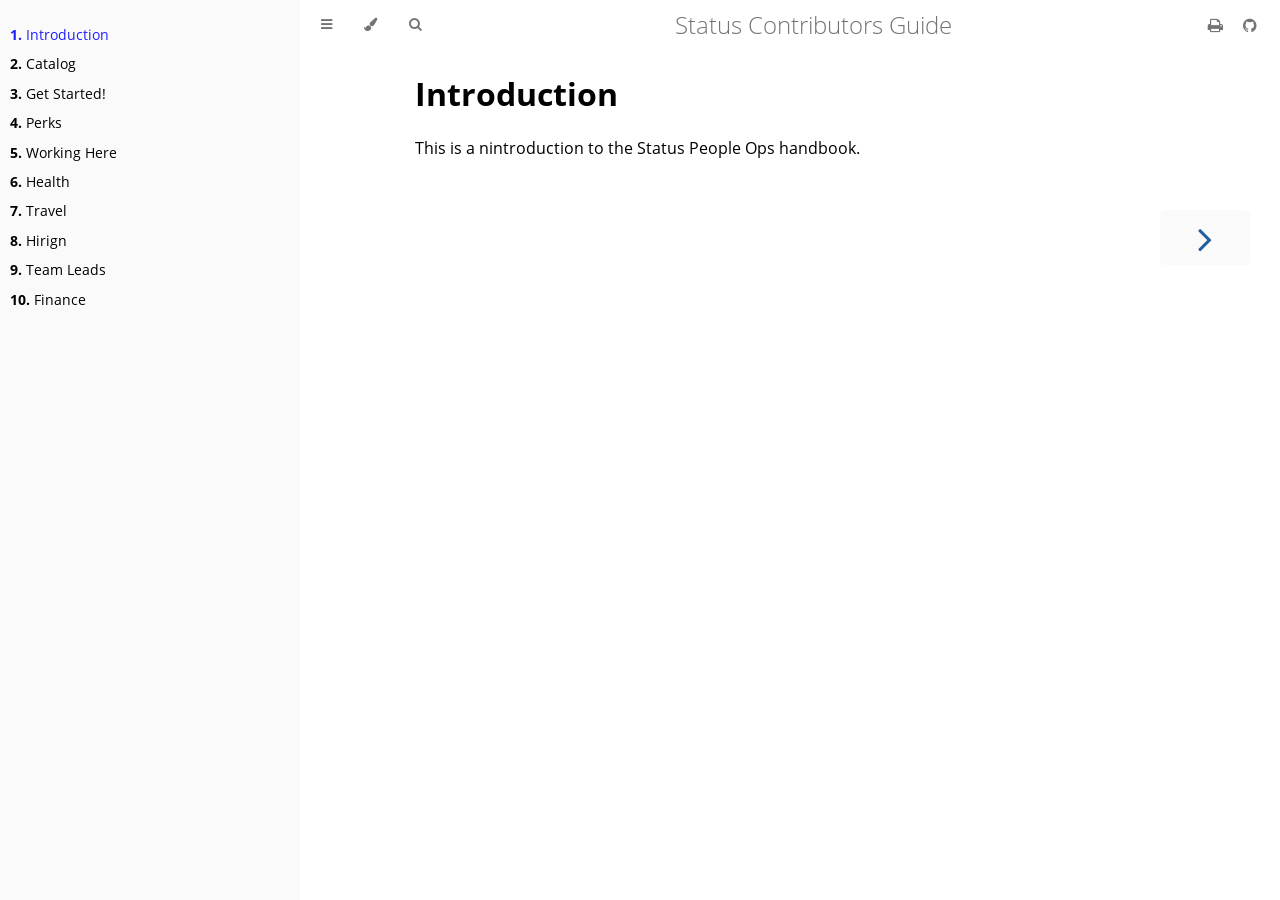
<file: index.html>
<!DOCTYPE HTML>
<html lang="en" class="sidebar-visible no-js light">
    <head>
        <!-- Book generated using mdBook -->
        <meta charset="UTF-8">
        <title>Introduction - Status Contributors Guide</title>
                

        <!-- Custom HTML head -->
        

        <meta content="text/html; charset=utf-8" http-equiv="Content-Type">
        <meta name="description" content="">
        <meta name="viewport" content="width=device-width, initial-scale=1">
        <meta name="theme-color" content="#ffffff" />

                <link rel="icon" href="favicon.svg">
                        <link rel="shortcut icon" href="favicon.png">
                <link rel="stylesheet" href="css/variables.css">
        <link rel="stylesheet" href="css/general.css">
        <link rel="stylesheet" href="css/chrome.css">
                <link rel="stylesheet" href="css/print.css" media="print">
        
        <!-- Fonts -->
        <link rel="stylesheet" href="FontAwesome/css/font-awesome.css">
                <link rel="stylesheet" href="fonts/fonts.css">
        
        <!-- Highlight.js Stylesheets -->
        <link rel="stylesheet" href="highlight.css">
        <link rel="stylesheet" href="tomorrow-night.css">
        <link rel="stylesheet" href="ayu-highlight.css">

        <!-- Custom theme stylesheets -->
                <link rel="stylesheet" href="custom.css">
        
            </head>
    <body>
        <!-- Provide site root to javascript -->
        <script type="text/javascript">
            var path_to_root = "";
            var default_theme = window.matchMedia("(prefers-color-scheme: dark)").matches ? "navy" : "light";
        </script>

        <!-- Work around some values being stored in localStorage wrapped in quotes -->
        <script type="text/javascript">
            try {
                var theme = localStorage.getItem('mdbook-theme');
                var sidebar = localStorage.getItem('mdbook-sidebar');

                if (theme.startsWith('"') && theme.endsWith('"')) {
                    localStorage.setItem('mdbook-theme', theme.slice(1, theme.length - 1));
                }

                if (sidebar.startsWith('"') && sidebar.endsWith('"')) {
                    localStorage.setItem('mdbook-sidebar', sidebar.slice(1, sidebar.length - 1));
                }
            } catch (e) { }
        </script>

        <!-- Set the theme before any content is loaded, prevents flash -->
        <script type="text/javascript">
            var theme;
            try { theme = localStorage.getItem('mdbook-theme'); } catch(e) { }
            if (theme === null || theme === undefined) { theme = default_theme; }
            var html = document.querySelector('html');
            html.classList.remove('no-js')
            html.classList.remove('light')
            html.classList.add(theme);
            html.classList.add('js');
        </script>

        <!-- Hide / unhide sidebar before it is displayed -->
        <script type="text/javascript">
            var html = document.querySelector('html');
            var sidebar = 'hidden';
            if (document.body.clientWidth >= 1080) {
                try { sidebar = localStorage.getItem('mdbook-sidebar'); } catch(e) { }
                sidebar = sidebar || 'visible';
            }
            html.classList.remove('sidebar-visible');
            html.classList.add("sidebar-" + sidebar);
        </script>

        <nav id="sidebar" class="sidebar" aria-label="Table of contents">
            <div class="sidebar-scrollbox">
                <ol class="chapter"><li class="chapter-item expanded "><a href="index.html" class="active"><strong aria-hidden="true">1.</strong> Introduction</a></li><li class="chapter-item expanded "><a href="catalog.html"><strong aria-hidden="true">2.</strong> Catalog</a></li><li class="chapter-item expanded "><a href="get-started/index.html"><strong aria-hidden="true">3.</strong> Get Started!</a></li><li class="chapter-item expanded "><a href="perks/index.html"><strong aria-hidden="true">4.</strong> Perks</a></li><li class="chapter-item expanded "><a href="working-here/index.html"><strong aria-hidden="true">5.</strong> Working Here</a></li><li class="chapter-item expanded "><a href="health/index.html"><strong aria-hidden="true">6.</strong> Health</a></li><li class="chapter-item expanded "><a href="travel/index.html"><strong aria-hidden="true">7.</strong> Travel</a></li><li class="chapter-item expanded "><a href="hiring/index.html"><strong aria-hidden="true">8.</strong> Hirign</a></li><li class="chapter-item expanded "><a href="team-leads/index.html"><strong aria-hidden="true">9.</strong> Team Leads</a></li><li class="chapter-item expanded "><a href="finance/index.html"><strong aria-hidden="true">10.</strong> Finance</a></li></ol>            </div>
            <div id="sidebar-resize-handle" class="sidebar-resize-handle"></div>
        </nav>

        <div id="page-wrapper" class="page-wrapper">

            <div class="page">
                
                <div id="menu-bar-hover-placeholder"></div>
                <div id="menu-bar" class="menu-bar sticky bordered">
                    <div class="left-buttons">
                        <button id="sidebar-toggle" class="icon-button" type="button" title="Toggle Table of Contents" aria-label="Toggle Table of Contents" aria-controls="sidebar">
                            <i class="fa fa-bars"></i>
                        </button>
                        <button id="theme-toggle" class="icon-button" type="button" title="Change theme" aria-label="Change theme" aria-haspopup="true" aria-expanded="false" aria-controls="theme-list">
                            <i class="fa fa-paint-brush"></i>
                        </button>
                        <ul id="theme-list" class="theme-popup" aria-label="Themes" role="menu">
                            <li role="none"><button role="menuitem" class="theme" id="light">Light (default)</button></li>
                            <li role="none"><button role="menuitem" class="theme" id="rust">Rust</button></li>
                            <li role="none"><button role="menuitem" class="theme" id="coal">Coal</button></li>
                            <li role="none"><button role="menuitem" class="theme" id="navy">Navy</button></li>
                            <li role="none"><button role="menuitem" class="theme" id="ayu">Ayu</button></li>
                        </ul>
                                                <button id="search-toggle" class="icon-button" type="button" title="Search. (Shortkey: s)" aria-label="Toggle Searchbar" aria-expanded="false" aria-keyshortcuts="S" aria-controls="searchbar">
                            <i class="fa fa-search"></i>
                        </button>
                                            </div>

                    <h1 class="menu-title">Status Contributors Guide</h1>

                    <div class="right-buttons">
                                                <a href="print.html" title="Print this book" aria-label="Print this book">
                            <i id="print-button" class="fa fa-print"></i>
                        </a>
                                                                        <a href="https://github.com/status-im/handbook.status.im" title="Git repository" aria-label="Git repository">
                            <i id="git-repository-button" class="fa fa-github"></i>
                        </a>
                                                
                    </div>
                </div>

                                <div id="search-wrapper" class="hidden">
                    <form id="searchbar-outer" class="searchbar-outer">
                        <input type="search" id="searchbar" name="searchbar" placeholder="Search this book ..." aria-controls="searchresults-outer" aria-describedby="searchresults-header">
                    </form>
                    <div id="searchresults-outer" class="searchresults-outer hidden">
                        <div id="searchresults-header" class="searchresults-header"></div>
                        <ul id="searchresults">
                        </ul>
                    </div>
                </div>
                
                <!-- Apply ARIA attributes after the sidebar and the sidebar toggle button are added to the DOM -->
                <script type="text/javascript">
                    document.getElementById('sidebar-toggle').setAttribute('aria-expanded', sidebar === 'visible');
                    document.getElementById('sidebar').setAttribute('aria-hidden', sidebar !== 'visible');
                    Array.from(document.querySelectorAll('#sidebar a')).forEach(function(link) {
                        link.setAttribute('tabIndex', sidebar === 'visible' ? 0 : -1);
                    });
                </script>

                <div id="content" class="content">
                    <main>
                        <h1 id="introduction"><a class="header" href="#introduction">Introduction</a></h1>
<p>This is a nintroduction to the Status People Ops handbook.</p>

                    </main>

                    <nav class="nav-wrapper" aria-label="Page navigation">
                        <!-- Mobile navigation buttons -->
                        
                                                    <a rel="next" href="catalog.html" class="mobile-nav-chapters next" title="Next chapter" aria-label="Next chapter" aria-keyshortcuts="Right">
                                <i class="fa fa-angle-right"></i>
                            </a>
                        
                        <div style="clear: both"></div>
                    </nav>
                </div>
            </div>

            <nav class="nav-wide-wrapper" aria-label="Page navigation">
                
                                    <a rel="next" href="catalog.html" class="nav-chapters next" title="Next chapter" aria-label="Next chapter" aria-keyshortcuts="Right">
                        <i class="fa fa-angle-right"></i>
                    </a>
                            </nav>

        </div>

        
        
        
                <script type="text/javascript">
            window.playground_copyable = true;
        </script>
        
        
                <script src="elasticlunr.min.js" type="text/javascript" charset="utf-8"></script>
        <script src="mark.min.js" type="text/javascript" charset="utf-8"></script>
        <script src="searcher.js" type="text/javascript" charset="utf-8"></script>
        
        <script src="clipboard.min.js" type="text/javascript" charset="utf-8"></script>
        <script src="highlight.js" type="text/javascript" charset="utf-8"></script>
        <script src="book.js" type="text/javascript" charset="utf-8"></script>

        <!-- Custom JS scripts -->
        
        
    </body>
</html>
</file>
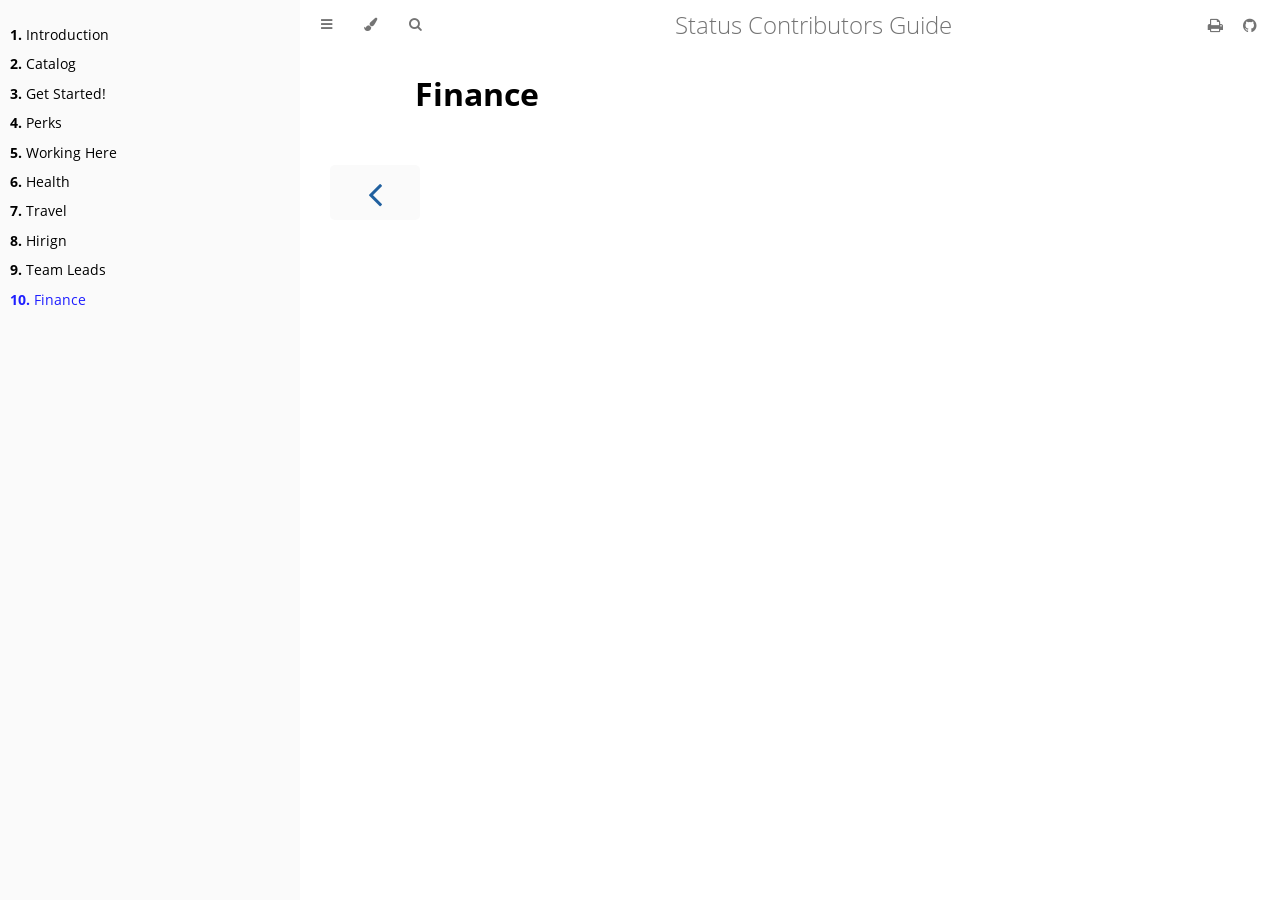
<file: finance/index.html>
<!DOCTYPE HTML>
<html lang="en" class="sidebar-visible no-js light">
    <head>
        <!-- Book generated using mdBook -->
        <meta charset="UTF-8">
        <title>Finance - Status Contributors Guide</title>
                

        <!-- Custom HTML head -->
        

        <meta content="text/html; charset=utf-8" http-equiv="Content-Type">
        <meta name="description" content="">
        <meta name="viewport" content="width=device-width, initial-scale=1">
        <meta name="theme-color" content="#ffffff" />

                <link rel="icon" href="../favicon.svg">
                        <link rel="shortcut icon" href="../favicon.png">
                <link rel="stylesheet" href="../css/variables.css">
        <link rel="stylesheet" href="../css/general.css">
        <link rel="stylesheet" href="../css/chrome.css">
                <link rel="stylesheet" href="../css/print.css" media="print">
        
        <!-- Fonts -->
        <link rel="stylesheet" href="../FontAwesome/css/font-awesome.css">
                <link rel="stylesheet" href="../fonts/fonts.css">
        
        <!-- Highlight.js Stylesheets -->
        <link rel="stylesheet" href="../highlight.css">
        <link rel="stylesheet" href="../tomorrow-night.css">
        <link rel="stylesheet" href="../ayu-highlight.css">

        <!-- Custom theme stylesheets -->
                <link rel="stylesheet" href="../custom.css">
        
            </head>
    <body>
        <!-- Provide site root to javascript -->
        <script type="text/javascript">
            var path_to_root = "../";
            var default_theme = window.matchMedia("(prefers-color-scheme: dark)").matches ? "navy" : "light";
        </script>

        <!-- Work around some values being stored in localStorage wrapped in quotes -->
        <script type="text/javascript">
            try {
                var theme = localStorage.getItem('mdbook-theme');
                var sidebar = localStorage.getItem('mdbook-sidebar');

                if (theme.startsWith('"') && theme.endsWith('"')) {
                    localStorage.setItem('mdbook-theme', theme.slice(1, theme.length - 1));
                }

                if (sidebar.startsWith('"') && sidebar.endsWith('"')) {
                    localStorage.setItem('mdbook-sidebar', sidebar.slice(1, sidebar.length - 1));
                }
            } catch (e) { }
        </script>

        <!-- Set the theme before any content is loaded, prevents flash -->
        <script type="text/javascript">
            var theme;
            try { theme = localStorage.getItem('mdbook-theme'); } catch(e) { }
            if (theme === null || theme === undefined) { theme = default_theme; }
            var html = document.querySelector('html');
            html.classList.remove('no-js')
            html.classList.remove('light')
            html.classList.add(theme);
            html.classList.add('js');
        </script>

        <!-- Hide / unhide sidebar before it is displayed -->
        <script type="text/javascript">
            var html = document.querySelector('html');
            var sidebar = 'hidden';
            if (document.body.clientWidth >= 1080) {
                try { sidebar = localStorage.getItem('mdbook-sidebar'); } catch(e) { }
                sidebar = sidebar || 'visible';
            }
            html.classList.remove('sidebar-visible');
            html.classList.add("sidebar-" + sidebar);
        </script>

        <nav id="sidebar" class="sidebar" aria-label="Table of contents">
            <div class="sidebar-scrollbox">
                <ol class="chapter"><li class="chapter-item expanded "><a href="../index.html"><strong aria-hidden="true">1.</strong> Introduction</a></li><li class="chapter-item expanded "><a href="../catalog.html"><strong aria-hidden="true">2.</strong> Catalog</a></li><li class="chapter-item expanded "><a href="../get-started/index.html"><strong aria-hidden="true">3.</strong> Get Started!</a></li><li class="chapter-item expanded "><a href="../perks/index.html"><strong aria-hidden="true">4.</strong> Perks</a></li><li class="chapter-item expanded "><a href="../working-here/index.html"><strong aria-hidden="true">5.</strong> Working Here</a></li><li class="chapter-item expanded "><a href="../health/index.html"><strong aria-hidden="true">6.</strong> Health</a></li><li class="chapter-item expanded "><a href="../travel/index.html"><strong aria-hidden="true">7.</strong> Travel</a></li><li class="chapter-item expanded "><a href="../hiring/index.html"><strong aria-hidden="true">8.</strong> Hirign</a></li><li class="chapter-item expanded "><a href="../team-leads/index.html"><strong aria-hidden="true">9.</strong> Team Leads</a></li><li class="chapter-item expanded "><a href="../finance/index.html" class="active"><strong aria-hidden="true">10.</strong> Finance</a></li></ol>            </div>
            <div id="sidebar-resize-handle" class="sidebar-resize-handle"></div>
        </nav>

        <div id="page-wrapper" class="page-wrapper">

            <div class="page">
                
                <div id="menu-bar-hover-placeholder"></div>
                <div id="menu-bar" class="menu-bar sticky bordered">
                    <div class="left-buttons">
                        <button id="sidebar-toggle" class="icon-button" type="button" title="Toggle Table of Contents" aria-label="Toggle Table of Contents" aria-controls="sidebar">
                            <i class="fa fa-bars"></i>
                        </button>
                        <button id="theme-toggle" class="icon-button" type="button" title="Change theme" aria-label="Change theme" aria-haspopup="true" aria-expanded="false" aria-controls="theme-list">
                            <i class="fa fa-paint-brush"></i>
                        </button>
                        <ul id="theme-list" class="theme-popup" aria-label="Themes" role="menu">
                            <li role="none"><button role="menuitem" class="theme" id="light">Light (default)</button></li>
                            <li role="none"><button role="menuitem" class="theme" id="rust">Rust</button></li>
                            <li role="none"><button role="menuitem" class="theme" id="coal">Coal</button></li>
                            <li role="none"><button role="menuitem" class="theme" id="navy">Navy</button></li>
                            <li role="none"><button role="menuitem" class="theme" id="ayu">Ayu</button></li>
                        </ul>
                                                <button id="search-toggle" class="icon-button" type="button" title="Search. (Shortkey: s)" aria-label="Toggle Searchbar" aria-expanded="false" aria-keyshortcuts="S" aria-controls="searchbar">
                            <i class="fa fa-search"></i>
                        </button>
                                            </div>

                    <h1 class="menu-title">Status Contributors Guide</h1>

                    <div class="right-buttons">
                                                <a href="../print.html" title="Print this book" aria-label="Print this book">
                            <i id="print-button" class="fa fa-print"></i>
                        </a>
                                                                        <a href="https://github.com/status-im/handbook.status.im" title="Git repository" aria-label="Git repository">
                            <i id="git-repository-button" class="fa fa-github"></i>
                        </a>
                                                
                    </div>
                </div>

                                <div id="search-wrapper" class="hidden">
                    <form id="searchbar-outer" class="searchbar-outer">
                        <input type="search" id="searchbar" name="searchbar" placeholder="Search this book ..." aria-controls="searchresults-outer" aria-describedby="searchresults-header">
                    </form>
                    <div id="searchresults-outer" class="searchresults-outer hidden">
                        <div id="searchresults-header" class="searchresults-header"></div>
                        <ul id="searchresults">
                        </ul>
                    </div>
                </div>
                
                <!-- Apply ARIA attributes after the sidebar and the sidebar toggle button are added to the DOM -->
                <script type="text/javascript">
                    document.getElementById('sidebar-toggle').setAttribute('aria-expanded', sidebar === 'visible');
                    document.getElementById('sidebar').setAttribute('aria-hidden', sidebar !== 'visible');
                    Array.from(document.querySelectorAll('#sidebar a')).forEach(function(link) {
                        link.setAttribute('tabIndex', sidebar === 'visible' ? 0 : -1);
                    });
                </script>

                <div id="content" class="content">
                    <main>
                        <h1 id="finance"><a class="header" href="#finance">Finance</a></h1>

                    </main>

                    <nav class="nav-wrapper" aria-label="Page navigation">
                        <!-- Mobile navigation buttons -->
                                                    <a rel="prev" href="../team-leads/index.html" class="mobile-nav-chapters previous" title="Previous chapter" aria-label="Previous chapter" aria-keyshortcuts="Left">
                                <i class="fa fa-angle-left"></i>
                            </a>
                        
                        
                        <div style="clear: both"></div>
                    </nav>
                </div>
            </div>

            <nav class="nav-wide-wrapper" aria-label="Page navigation">
                                    <a rel="prev" href="../team-leads/index.html" class="nav-chapters previous" title="Previous chapter" aria-label="Previous chapter" aria-keyshortcuts="Left">
                        <i class="fa fa-angle-left"></i>
                    </a>
                
                            </nav>

        </div>

        
        
        
                <script type="text/javascript">
            window.playground_copyable = true;
        </script>
        
        
                <script src="../elasticlunr.min.js" type="text/javascript" charset="utf-8"></script>
        <script src="../mark.min.js" type="text/javascript" charset="utf-8"></script>
        <script src="../searcher.js" type="text/javascript" charset="utf-8"></script>
        
        <script src="../clipboard.min.js" type="text/javascript" charset="utf-8"></script>
        <script src="../highlight.js" type="text/javascript" charset="utf-8"></script>
        <script src="../book.js" type="text/javascript" charset="utf-8"></script>

        <!-- Custom JS scripts -->
        
        
    </body>
</html>
</file>
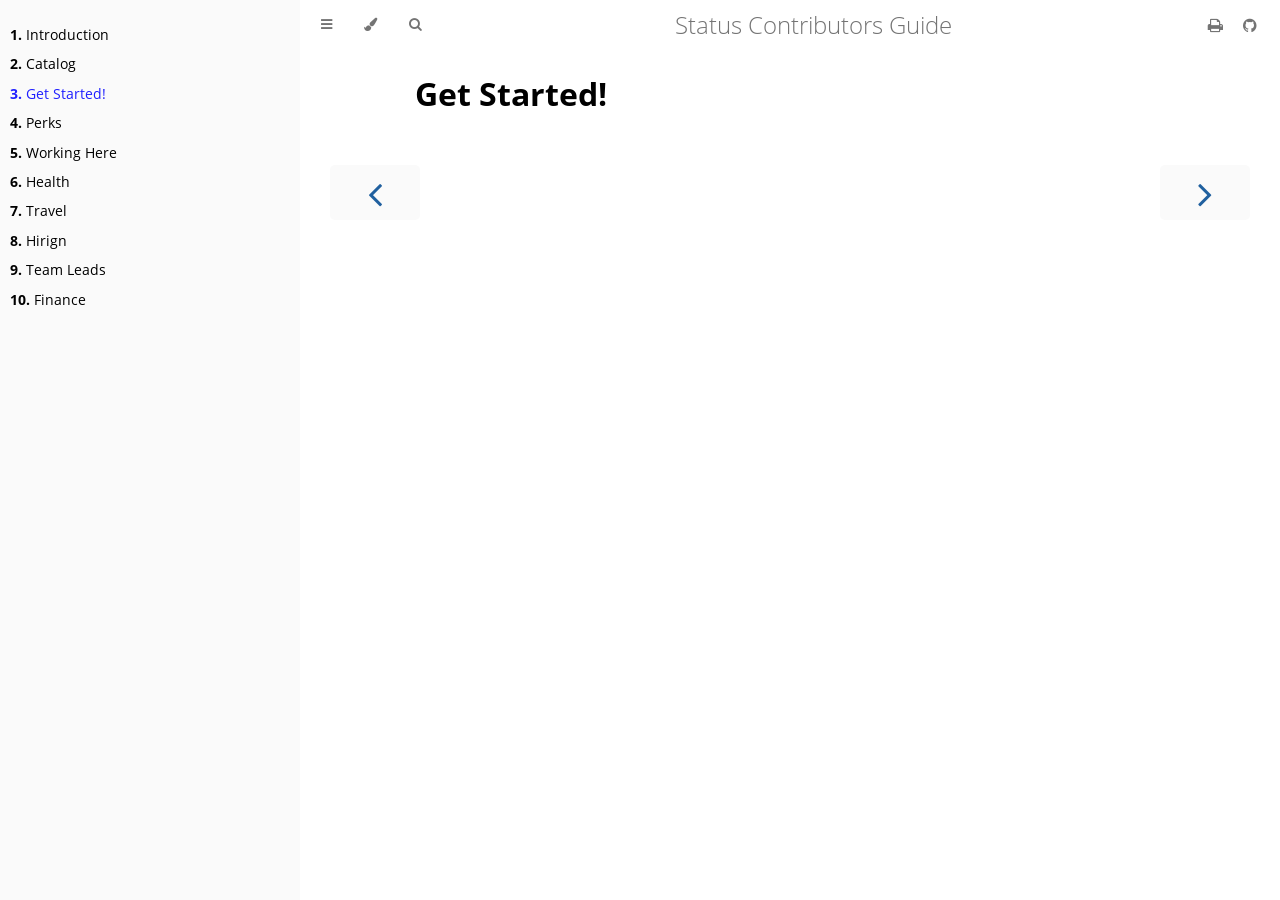
<file: get-started/index.html>
<!DOCTYPE HTML>
<html lang="en" class="sidebar-visible no-js light">
    <head>
        <!-- Book generated using mdBook -->
        <meta charset="UTF-8">
        <title>Get Started! - Status Contributors Guide</title>
                

        <!-- Custom HTML head -->
        

        <meta content="text/html; charset=utf-8" http-equiv="Content-Type">
        <meta name="description" content="">
        <meta name="viewport" content="width=device-width, initial-scale=1">
        <meta name="theme-color" content="#ffffff" />

                <link rel="icon" href="../favicon.svg">
                        <link rel="shortcut icon" href="../favicon.png">
                <link rel="stylesheet" href="../css/variables.css">
        <link rel="stylesheet" href="../css/general.css">
        <link rel="stylesheet" href="../css/chrome.css">
                <link rel="stylesheet" href="../css/print.css" media="print">
        
        <!-- Fonts -->
        <link rel="stylesheet" href="../FontAwesome/css/font-awesome.css">
                <link rel="stylesheet" href="../fonts/fonts.css">
        
        <!-- Highlight.js Stylesheets -->
        <link rel="stylesheet" href="../highlight.css">
        <link rel="stylesheet" href="../tomorrow-night.css">
        <link rel="stylesheet" href="../ayu-highlight.css">

        <!-- Custom theme stylesheets -->
                <link rel="stylesheet" href="../custom.css">
        
            </head>
    <body>
        <!-- Provide site root to javascript -->
        <script type="text/javascript">
            var path_to_root = "../";
            var default_theme = window.matchMedia("(prefers-color-scheme: dark)").matches ? "navy" : "light";
        </script>

        <!-- Work around some values being stored in localStorage wrapped in quotes -->
        <script type="text/javascript">
            try {
                var theme = localStorage.getItem('mdbook-theme');
                var sidebar = localStorage.getItem('mdbook-sidebar');

                if (theme.startsWith('"') && theme.endsWith('"')) {
                    localStorage.setItem('mdbook-theme', theme.slice(1, theme.length - 1));
                }

                if (sidebar.startsWith('"') && sidebar.endsWith('"')) {
                    localStorage.setItem('mdbook-sidebar', sidebar.slice(1, sidebar.length - 1));
                }
            } catch (e) { }
        </script>

        <!-- Set the theme before any content is loaded, prevents flash -->
        <script type="text/javascript">
            var theme;
            try { theme = localStorage.getItem('mdbook-theme'); } catch(e) { }
            if (theme === null || theme === undefined) { theme = default_theme; }
            var html = document.querySelector('html');
            html.classList.remove('no-js')
            html.classList.remove('light')
            html.classList.add(theme);
            html.classList.add('js');
        </script>

        <!-- Hide / unhide sidebar before it is displayed -->
        <script type="text/javascript">
            var html = document.querySelector('html');
            var sidebar = 'hidden';
            if (document.body.clientWidth >= 1080) {
                try { sidebar = localStorage.getItem('mdbook-sidebar'); } catch(e) { }
                sidebar = sidebar || 'visible';
            }
            html.classList.remove('sidebar-visible');
            html.classList.add("sidebar-" + sidebar);
        </script>

        <nav id="sidebar" class="sidebar" aria-label="Table of contents">
            <div class="sidebar-scrollbox">
                <ol class="chapter"><li class="chapter-item expanded "><a href="../index.html"><strong aria-hidden="true">1.</strong> Introduction</a></li><li class="chapter-item expanded "><a href="../catalog.html"><strong aria-hidden="true">2.</strong> Catalog</a></li><li class="chapter-item expanded "><a href="../get-started/index.html" class="active"><strong aria-hidden="true">3.</strong> Get Started!</a></li><li class="chapter-item expanded "><a href="../perks/index.html"><strong aria-hidden="true">4.</strong> Perks</a></li><li class="chapter-item expanded "><a href="../working-here/index.html"><strong aria-hidden="true">5.</strong> Working Here</a></li><li class="chapter-item expanded "><a href="../health/index.html"><strong aria-hidden="true">6.</strong> Health</a></li><li class="chapter-item expanded "><a href="../travel/index.html"><strong aria-hidden="true">7.</strong> Travel</a></li><li class="chapter-item expanded "><a href="../hiring/index.html"><strong aria-hidden="true">8.</strong> Hirign</a></li><li class="chapter-item expanded "><a href="../team-leads/index.html"><strong aria-hidden="true">9.</strong> Team Leads</a></li><li class="chapter-item expanded "><a href="../finance/index.html"><strong aria-hidden="true">10.</strong> Finance</a></li></ol>            </div>
            <div id="sidebar-resize-handle" class="sidebar-resize-handle"></div>
        </nav>

        <div id="page-wrapper" class="page-wrapper">

            <div class="page">
                
                <div id="menu-bar-hover-placeholder"></div>
                <div id="menu-bar" class="menu-bar sticky bordered">
                    <div class="left-buttons">
                        <button id="sidebar-toggle" class="icon-button" type="button" title="Toggle Table of Contents" aria-label="Toggle Table of Contents" aria-controls="sidebar">
                            <i class="fa fa-bars"></i>
                        </button>
                        <button id="theme-toggle" class="icon-button" type="button" title="Change theme" aria-label="Change theme" aria-haspopup="true" aria-expanded="false" aria-controls="theme-list">
                            <i class="fa fa-paint-brush"></i>
                        </button>
                        <ul id="theme-list" class="theme-popup" aria-label="Themes" role="menu">
                            <li role="none"><button role="menuitem" class="theme" id="light">Light (default)</button></li>
                            <li role="none"><button role="menuitem" class="theme" id="rust">Rust</button></li>
                            <li role="none"><button role="menuitem" class="theme" id="coal">Coal</button></li>
                            <li role="none"><button role="menuitem" class="theme" id="navy">Navy</button></li>
                            <li role="none"><button role="menuitem" class="theme" id="ayu">Ayu</button></li>
                        </ul>
                                                <button id="search-toggle" class="icon-button" type="button" title="Search. (Shortkey: s)" aria-label="Toggle Searchbar" aria-expanded="false" aria-keyshortcuts="S" aria-controls="searchbar">
                            <i class="fa fa-search"></i>
                        </button>
                                            </div>

                    <h1 class="menu-title">Status Contributors Guide</h1>

                    <div class="right-buttons">
                                                <a href="../print.html" title="Print this book" aria-label="Print this book">
                            <i id="print-button" class="fa fa-print"></i>
                        </a>
                                                                        <a href="https://github.com/status-im/handbook.status.im" title="Git repository" aria-label="Git repository">
                            <i id="git-repository-button" class="fa fa-github"></i>
                        </a>
                                                
                    </div>
                </div>

                                <div id="search-wrapper" class="hidden">
                    <form id="searchbar-outer" class="searchbar-outer">
                        <input type="search" id="searchbar" name="searchbar" placeholder="Search this book ..." aria-controls="searchresults-outer" aria-describedby="searchresults-header">
                    </form>
                    <div id="searchresults-outer" class="searchresults-outer hidden">
                        <div id="searchresults-header" class="searchresults-header"></div>
                        <ul id="searchresults">
                        </ul>
                    </div>
                </div>
                
                <!-- Apply ARIA attributes after the sidebar and the sidebar toggle button are added to the DOM -->
                <script type="text/javascript">
                    document.getElementById('sidebar-toggle').setAttribute('aria-expanded', sidebar === 'visible');
                    document.getElementById('sidebar').setAttribute('aria-hidden', sidebar !== 'visible');
                    Array.from(document.querySelectorAll('#sidebar a')).forEach(function(link) {
                        link.setAttribute('tabIndex', sidebar === 'visible' ? 0 : -1);
                    });
                </script>

                <div id="content" class="content">
                    <main>
                        <h1 id="get-started"><a class="header" href="#get-started">Get Started!</a></h1>

                    </main>

                    <nav class="nav-wrapper" aria-label="Page navigation">
                        <!-- Mobile navigation buttons -->
                                                    <a rel="prev" href="../catalog.html" class="mobile-nav-chapters previous" title="Previous chapter" aria-label="Previous chapter" aria-keyshortcuts="Left">
                                <i class="fa fa-angle-left"></i>
                            </a>
                        
                                                    <a rel="next" href="../perks/index.html" class="mobile-nav-chapters next" title="Next chapter" aria-label="Next chapter" aria-keyshortcuts="Right">
                                <i class="fa fa-angle-right"></i>
                            </a>
                        
                        <div style="clear: both"></div>
                    </nav>
                </div>
            </div>

            <nav class="nav-wide-wrapper" aria-label="Page navigation">
                                    <a rel="prev" href="../catalog.html" class="nav-chapters previous" title="Previous chapter" aria-label="Previous chapter" aria-keyshortcuts="Left">
                        <i class="fa fa-angle-left"></i>
                    </a>
                
                                    <a rel="next" href="../perks/index.html" class="nav-chapters next" title="Next chapter" aria-label="Next chapter" aria-keyshortcuts="Right">
                        <i class="fa fa-angle-right"></i>
                    </a>
                            </nav>

        </div>

        
        
        
                <script type="text/javascript">
            window.playground_copyable = true;
        </script>
        
        
                <script src="../elasticlunr.min.js" type="text/javascript" charset="utf-8"></script>
        <script src="../mark.min.js" type="text/javascript" charset="utf-8"></script>
        <script src="../searcher.js" type="text/javascript" charset="utf-8"></script>
        
        <script src="../clipboard.min.js" type="text/javascript" charset="utf-8"></script>
        <script src="../highlight.js" type="text/javascript" charset="utf-8"></script>
        <script src="../book.js" type="text/javascript" charset="utf-8"></script>

        <!-- Custom JS scripts -->
        
        
    </body>
</html>
</file>
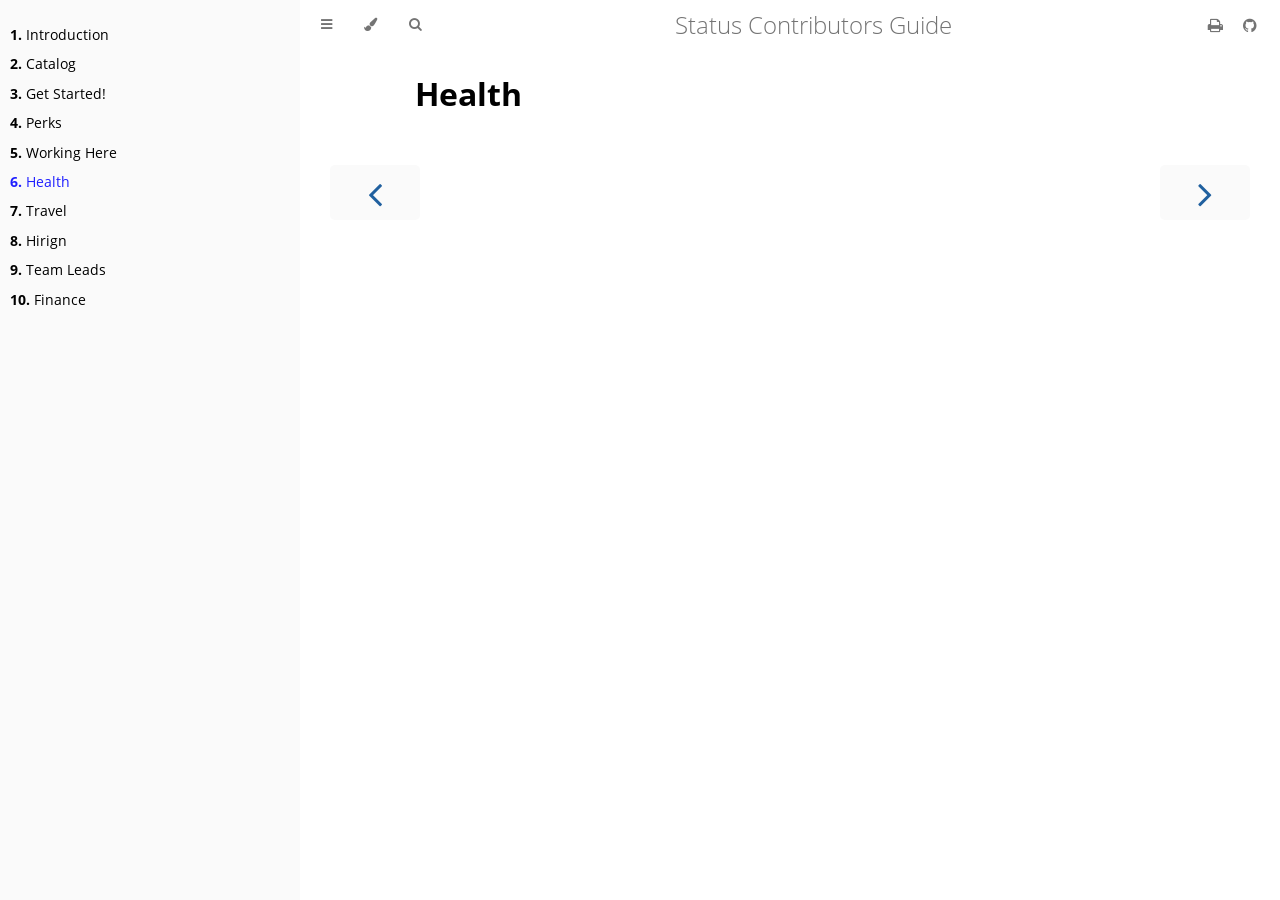
<file: health/index.html>
<!DOCTYPE HTML>
<html lang="en" class="sidebar-visible no-js light">
    <head>
        <!-- Book generated using mdBook -->
        <meta charset="UTF-8">
        <title>Health - Status Contributors Guide</title>
                

        <!-- Custom HTML head -->
        

        <meta content="text/html; charset=utf-8" http-equiv="Content-Type">
        <meta name="description" content="">
        <meta name="viewport" content="width=device-width, initial-scale=1">
        <meta name="theme-color" content="#ffffff" />

                <link rel="icon" href="../favicon.svg">
                        <link rel="shortcut icon" href="../favicon.png">
                <link rel="stylesheet" href="../css/variables.css">
        <link rel="stylesheet" href="../css/general.css">
        <link rel="stylesheet" href="../css/chrome.css">
                <link rel="stylesheet" href="../css/print.css" media="print">
        
        <!-- Fonts -->
        <link rel="stylesheet" href="../FontAwesome/css/font-awesome.css">
                <link rel="stylesheet" href="../fonts/fonts.css">
        
        <!-- Highlight.js Stylesheets -->
        <link rel="stylesheet" href="../highlight.css">
        <link rel="stylesheet" href="../tomorrow-night.css">
        <link rel="stylesheet" href="../ayu-highlight.css">

        <!-- Custom theme stylesheets -->
                <link rel="stylesheet" href="../custom.css">
        
            </head>
    <body>
        <!-- Provide site root to javascript -->
        <script type="text/javascript">
            var path_to_root = "../";
            var default_theme = window.matchMedia("(prefers-color-scheme: dark)").matches ? "navy" : "light";
        </script>

        <!-- Work around some values being stored in localStorage wrapped in quotes -->
        <script type="text/javascript">
            try {
                var theme = localStorage.getItem('mdbook-theme');
                var sidebar = localStorage.getItem('mdbook-sidebar');

                if (theme.startsWith('"') && theme.endsWith('"')) {
                    localStorage.setItem('mdbook-theme', theme.slice(1, theme.length - 1));
                }

                if (sidebar.startsWith('"') && sidebar.endsWith('"')) {
                    localStorage.setItem('mdbook-sidebar', sidebar.slice(1, sidebar.length - 1));
                }
            } catch (e) { }
        </script>

        <!-- Set the theme before any content is loaded, prevents flash -->
        <script type="text/javascript">
            var theme;
            try { theme = localStorage.getItem('mdbook-theme'); } catch(e) { }
            if (theme === null || theme === undefined) { theme = default_theme; }
            var html = document.querySelector('html');
            html.classList.remove('no-js')
            html.classList.remove('light')
            html.classList.add(theme);
            html.classList.add('js');
        </script>

        <!-- Hide / unhide sidebar before it is displayed -->
        <script type="text/javascript">
            var html = document.querySelector('html');
            var sidebar = 'hidden';
            if (document.body.clientWidth >= 1080) {
                try { sidebar = localStorage.getItem('mdbook-sidebar'); } catch(e) { }
                sidebar = sidebar || 'visible';
            }
            html.classList.remove('sidebar-visible');
            html.classList.add("sidebar-" + sidebar);
        </script>

        <nav id="sidebar" class="sidebar" aria-label="Table of contents">
            <div class="sidebar-scrollbox">
                <ol class="chapter"><li class="chapter-item expanded "><a href="../index.html"><strong aria-hidden="true">1.</strong> Introduction</a></li><li class="chapter-item expanded "><a href="../catalog.html"><strong aria-hidden="true">2.</strong> Catalog</a></li><li class="chapter-item expanded "><a href="../get-started/index.html"><strong aria-hidden="true">3.</strong> Get Started!</a></li><li class="chapter-item expanded "><a href="../perks/index.html"><strong aria-hidden="true">4.</strong> Perks</a></li><li class="chapter-item expanded "><a href="../working-here/index.html"><strong aria-hidden="true">5.</strong> Working Here</a></li><li class="chapter-item expanded "><a href="../health/index.html" class="active"><strong aria-hidden="true">6.</strong> Health</a></li><li class="chapter-item expanded "><a href="../travel/index.html"><strong aria-hidden="true">7.</strong> Travel</a></li><li class="chapter-item expanded "><a href="../hiring/index.html"><strong aria-hidden="true">8.</strong> Hirign</a></li><li class="chapter-item expanded "><a href="../team-leads/index.html"><strong aria-hidden="true">9.</strong> Team Leads</a></li><li class="chapter-item expanded "><a href="../finance/index.html"><strong aria-hidden="true">10.</strong> Finance</a></li></ol>            </div>
            <div id="sidebar-resize-handle" class="sidebar-resize-handle"></div>
        </nav>

        <div id="page-wrapper" class="page-wrapper">

            <div class="page">
                
                <div id="menu-bar-hover-placeholder"></div>
                <div id="menu-bar" class="menu-bar sticky bordered">
                    <div class="left-buttons">
                        <button id="sidebar-toggle" class="icon-button" type="button" title="Toggle Table of Contents" aria-label="Toggle Table of Contents" aria-controls="sidebar">
                            <i class="fa fa-bars"></i>
                        </button>
                        <button id="theme-toggle" class="icon-button" type="button" title="Change theme" aria-label="Change theme" aria-haspopup="true" aria-expanded="false" aria-controls="theme-list">
                            <i class="fa fa-paint-brush"></i>
                        </button>
                        <ul id="theme-list" class="theme-popup" aria-label="Themes" role="menu">
                            <li role="none"><button role="menuitem" class="theme" id="light">Light (default)</button></li>
                            <li role="none"><button role="menuitem" class="theme" id="rust">Rust</button></li>
                            <li role="none"><button role="menuitem" class="theme" id="coal">Coal</button></li>
                            <li role="none"><button role="menuitem" class="theme" id="navy">Navy</button></li>
                            <li role="none"><button role="menuitem" class="theme" id="ayu">Ayu</button></li>
                        </ul>
                                                <button id="search-toggle" class="icon-button" type="button" title="Search. (Shortkey: s)" aria-label="Toggle Searchbar" aria-expanded="false" aria-keyshortcuts="S" aria-controls="searchbar">
                            <i class="fa fa-search"></i>
                        </button>
                                            </div>

                    <h1 class="menu-title">Status Contributors Guide</h1>

                    <div class="right-buttons">
                                                <a href="../print.html" title="Print this book" aria-label="Print this book">
                            <i id="print-button" class="fa fa-print"></i>
                        </a>
                                                                        <a href="https://github.com/status-im/handbook.status.im" title="Git repository" aria-label="Git repository">
                            <i id="git-repository-button" class="fa fa-github"></i>
                        </a>
                                                
                    </div>
                </div>

                                <div id="search-wrapper" class="hidden">
                    <form id="searchbar-outer" class="searchbar-outer">
                        <input type="search" id="searchbar" name="searchbar" placeholder="Search this book ..." aria-controls="searchresults-outer" aria-describedby="searchresults-header">
                    </form>
                    <div id="searchresults-outer" class="searchresults-outer hidden">
                        <div id="searchresults-header" class="searchresults-header"></div>
                        <ul id="searchresults">
                        </ul>
                    </div>
                </div>
                
                <!-- Apply ARIA attributes after the sidebar and the sidebar toggle button are added to the DOM -->
                <script type="text/javascript">
                    document.getElementById('sidebar-toggle').setAttribute('aria-expanded', sidebar === 'visible');
                    document.getElementById('sidebar').setAttribute('aria-hidden', sidebar !== 'visible');
                    Array.from(document.querySelectorAll('#sidebar a')).forEach(function(link) {
                        link.setAttribute('tabIndex', sidebar === 'visible' ? 0 : -1);
                    });
                </script>

                <div id="content" class="content">
                    <main>
                        <h1 id="health"><a class="header" href="#health">Health</a></h1>

                    </main>

                    <nav class="nav-wrapper" aria-label="Page navigation">
                        <!-- Mobile navigation buttons -->
                                                    <a rel="prev" href="../working-here/index.html" class="mobile-nav-chapters previous" title="Previous chapter" aria-label="Previous chapter" aria-keyshortcuts="Left">
                                <i class="fa fa-angle-left"></i>
                            </a>
                        
                                                    <a rel="next" href="../travel/index.html" class="mobile-nav-chapters next" title="Next chapter" aria-label="Next chapter" aria-keyshortcuts="Right">
                                <i class="fa fa-angle-right"></i>
                            </a>
                        
                        <div style="clear: both"></div>
                    </nav>
                </div>
            </div>

            <nav class="nav-wide-wrapper" aria-label="Page navigation">
                                    <a rel="prev" href="../working-here/index.html" class="nav-chapters previous" title="Previous chapter" aria-label="Previous chapter" aria-keyshortcuts="Left">
                        <i class="fa fa-angle-left"></i>
                    </a>
                
                                    <a rel="next" href="../travel/index.html" class="nav-chapters next" title="Next chapter" aria-label="Next chapter" aria-keyshortcuts="Right">
                        <i class="fa fa-angle-right"></i>
                    </a>
                            </nav>

        </div>

        
        
        
                <script type="text/javascript">
            window.playground_copyable = true;
        </script>
        
        
                <script src="../elasticlunr.min.js" type="text/javascript" charset="utf-8"></script>
        <script src="../mark.min.js" type="text/javascript" charset="utf-8"></script>
        <script src="../searcher.js" type="text/javascript" charset="utf-8"></script>
        
        <script src="../clipboard.min.js" type="text/javascript" charset="utf-8"></script>
        <script src="../highlight.js" type="text/javascript" charset="utf-8"></script>
        <script src="../book.js" type="text/javascript" charset="utf-8"></script>

        <!-- Custom JS scripts -->
        
        
    </body>
</html>
</file>
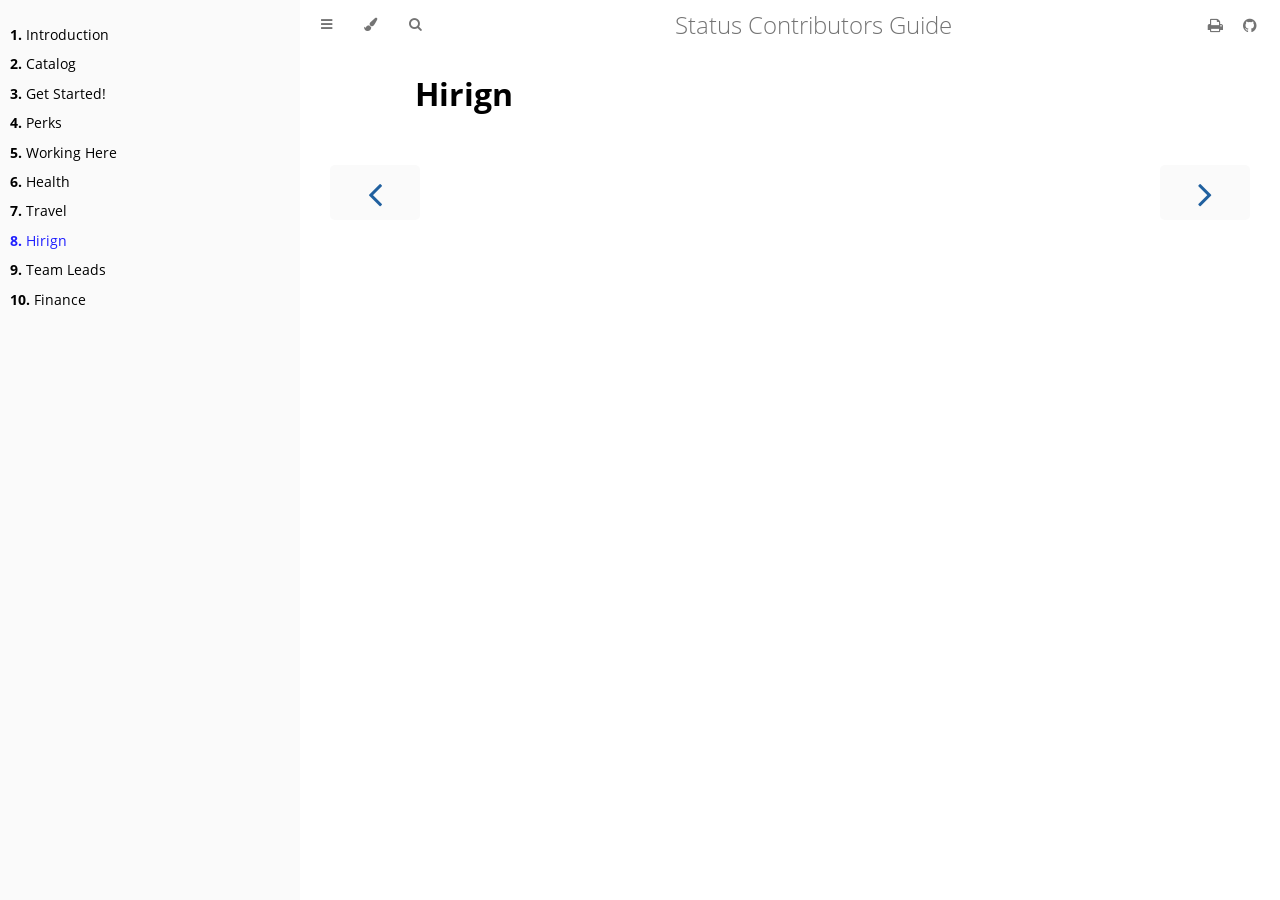
<file: hiring/index.html>
<!DOCTYPE HTML>
<html lang="en" class="sidebar-visible no-js light">
    <head>
        <!-- Book generated using mdBook -->
        <meta charset="UTF-8">
        <title>Hirign - Status Contributors Guide</title>
                

        <!-- Custom HTML head -->
        

        <meta content="text/html; charset=utf-8" http-equiv="Content-Type">
        <meta name="description" content="">
        <meta name="viewport" content="width=device-width, initial-scale=1">
        <meta name="theme-color" content="#ffffff" />

                <link rel="icon" href="../favicon.svg">
                        <link rel="shortcut icon" href="../favicon.png">
                <link rel="stylesheet" href="../css/variables.css">
        <link rel="stylesheet" href="../css/general.css">
        <link rel="stylesheet" href="../css/chrome.css">
                <link rel="stylesheet" href="../css/print.css" media="print">
        
        <!-- Fonts -->
        <link rel="stylesheet" href="../FontAwesome/css/font-awesome.css">
                <link rel="stylesheet" href="../fonts/fonts.css">
        
        <!-- Highlight.js Stylesheets -->
        <link rel="stylesheet" href="../highlight.css">
        <link rel="stylesheet" href="../tomorrow-night.css">
        <link rel="stylesheet" href="../ayu-highlight.css">

        <!-- Custom theme stylesheets -->
                <link rel="stylesheet" href="../custom.css">
        
            </head>
    <body>
        <!-- Provide site root to javascript -->
        <script type="text/javascript">
            var path_to_root = "../";
            var default_theme = window.matchMedia("(prefers-color-scheme: dark)").matches ? "navy" : "light";
        </script>

        <!-- Work around some values being stored in localStorage wrapped in quotes -->
        <script type="text/javascript">
            try {
                var theme = localStorage.getItem('mdbook-theme');
                var sidebar = localStorage.getItem('mdbook-sidebar');

                if (theme.startsWith('"') && theme.endsWith('"')) {
                    localStorage.setItem('mdbook-theme', theme.slice(1, theme.length - 1));
                }

                if (sidebar.startsWith('"') && sidebar.endsWith('"')) {
                    localStorage.setItem('mdbook-sidebar', sidebar.slice(1, sidebar.length - 1));
                }
            } catch (e) { }
        </script>

        <!-- Set the theme before any content is loaded, prevents flash -->
        <script type="text/javascript">
            var theme;
            try { theme = localStorage.getItem('mdbook-theme'); } catch(e) { }
            if (theme === null || theme === undefined) { theme = default_theme; }
            var html = document.querySelector('html');
            html.classList.remove('no-js')
            html.classList.remove('light')
            html.classList.add(theme);
            html.classList.add('js');
        </script>

        <!-- Hide / unhide sidebar before it is displayed -->
        <script type="text/javascript">
            var html = document.querySelector('html');
            var sidebar = 'hidden';
            if (document.body.clientWidth >= 1080) {
                try { sidebar = localStorage.getItem('mdbook-sidebar'); } catch(e) { }
                sidebar = sidebar || 'visible';
            }
            html.classList.remove('sidebar-visible');
            html.classList.add("sidebar-" + sidebar);
        </script>

        <nav id="sidebar" class="sidebar" aria-label="Table of contents">
            <div class="sidebar-scrollbox">
                <ol class="chapter"><li class="chapter-item expanded "><a href="../index.html"><strong aria-hidden="true">1.</strong> Introduction</a></li><li class="chapter-item expanded "><a href="../catalog.html"><strong aria-hidden="true">2.</strong> Catalog</a></li><li class="chapter-item expanded "><a href="../get-started/index.html"><strong aria-hidden="true">3.</strong> Get Started!</a></li><li class="chapter-item expanded "><a href="../perks/index.html"><strong aria-hidden="true">4.</strong> Perks</a></li><li class="chapter-item expanded "><a href="../working-here/index.html"><strong aria-hidden="true">5.</strong> Working Here</a></li><li class="chapter-item expanded "><a href="../health/index.html"><strong aria-hidden="true">6.</strong> Health</a></li><li class="chapter-item expanded "><a href="../travel/index.html"><strong aria-hidden="true">7.</strong> Travel</a></li><li class="chapter-item expanded "><a href="../hiring/index.html" class="active"><strong aria-hidden="true">8.</strong> Hirign</a></li><li class="chapter-item expanded "><a href="../team-leads/index.html"><strong aria-hidden="true">9.</strong> Team Leads</a></li><li class="chapter-item expanded "><a href="../finance/index.html"><strong aria-hidden="true">10.</strong> Finance</a></li></ol>            </div>
            <div id="sidebar-resize-handle" class="sidebar-resize-handle"></div>
        </nav>

        <div id="page-wrapper" class="page-wrapper">

            <div class="page">
                
                <div id="menu-bar-hover-placeholder"></div>
                <div id="menu-bar" class="menu-bar sticky bordered">
                    <div class="left-buttons">
                        <button id="sidebar-toggle" class="icon-button" type="button" title="Toggle Table of Contents" aria-label="Toggle Table of Contents" aria-controls="sidebar">
                            <i class="fa fa-bars"></i>
                        </button>
                        <button id="theme-toggle" class="icon-button" type="button" title="Change theme" aria-label="Change theme" aria-haspopup="true" aria-expanded="false" aria-controls="theme-list">
                            <i class="fa fa-paint-brush"></i>
                        </button>
                        <ul id="theme-list" class="theme-popup" aria-label="Themes" role="menu">
                            <li role="none"><button role="menuitem" class="theme" id="light">Light (default)</button></li>
                            <li role="none"><button role="menuitem" class="theme" id="rust">Rust</button></li>
                            <li role="none"><button role="menuitem" class="theme" id="coal">Coal</button></li>
                            <li role="none"><button role="menuitem" class="theme" id="navy">Navy</button></li>
                            <li role="none"><button role="menuitem" class="theme" id="ayu">Ayu</button></li>
                        </ul>
                                                <button id="search-toggle" class="icon-button" type="button" title="Search. (Shortkey: s)" aria-label="Toggle Searchbar" aria-expanded="false" aria-keyshortcuts="S" aria-controls="searchbar">
                            <i class="fa fa-search"></i>
                        </button>
                                            </div>

                    <h1 class="menu-title">Status Contributors Guide</h1>

                    <div class="right-buttons">
                                                <a href="../print.html" title="Print this book" aria-label="Print this book">
                            <i id="print-button" class="fa fa-print"></i>
                        </a>
                                                                        <a href="https://github.com/status-im/handbook.status.im" title="Git repository" aria-label="Git repository">
                            <i id="git-repository-button" class="fa fa-github"></i>
                        </a>
                                                
                    </div>
                </div>

                                <div id="search-wrapper" class="hidden">
                    <form id="searchbar-outer" class="searchbar-outer">
                        <input type="search" id="searchbar" name="searchbar" placeholder="Search this book ..." aria-controls="searchresults-outer" aria-describedby="searchresults-header">
                    </form>
                    <div id="searchresults-outer" class="searchresults-outer hidden">
                        <div id="searchresults-header" class="searchresults-header"></div>
                        <ul id="searchresults">
                        </ul>
                    </div>
                </div>
                
                <!-- Apply ARIA attributes after the sidebar and the sidebar toggle button are added to the DOM -->
                <script type="text/javascript">
                    document.getElementById('sidebar-toggle').setAttribute('aria-expanded', sidebar === 'visible');
                    document.getElementById('sidebar').setAttribute('aria-hidden', sidebar !== 'visible');
                    Array.from(document.querySelectorAll('#sidebar a')).forEach(function(link) {
                        link.setAttribute('tabIndex', sidebar === 'visible' ? 0 : -1);
                    });
                </script>

                <div id="content" class="content">
                    <main>
                        <h1 id="hirign"><a class="header" href="#hirign">Hirign</a></h1>

                    </main>

                    <nav class="nav-wrapper" aria-label="Page navigation">
                        <!-- Mobile navigation buttons -->
                                                    <a rel="prev" href="../travel/index.html" class="mobile-nav-chapters previous" title="Previous chapter" aria-label="Previous chapter" aria-keyshortcuts="Left">
                                <i class="fa fa-angle-left"></i>
                            </a>
                        
                                                    <a rel="next" href="../team-leads/index.html" class="mobile-nav-chapters next" title="Next chapter" aria-label="Next chapter" aria-keyshortcuts="Right">
                                <i class="fa fa-angle-right"></i>
                            </a>
                        
                        <div style="clear: both"></div>
                    </nav>
                </div>
            </div>

            <nav class="nav-wide-wrapper" aria-label="Page navigation">
                                    <a rel="prev" href="../travel/index.html" class="nav-chapters previous" title="Previous chapter" aria-label="Previous chapter" aria-keyshortcuts="Left">
                        <i class="fa fa-angle-left"></i>
                    </a>
                
                                    <a rel="next" href="../team-leads/index.html" class="nav-chapters next" title="Next chapter" aria-label="Next chapter" aria-keyshortcuts="Right">
                        <i class="fa fa-angle-right"></i>
                    </a>
                            </nav>

        </div>

        
        
        
                <script type="text/javascript">
            window.playground_copyable = true;
        </script>
        
        
                <script src="../elasticlunr.min.js" type="text/javascript" charset="utf-8"></script>
        <script src="../mark.min.js" type="text/javascript" charset="utf-8"></script>
        <script src="../searcher.js" type="text/javascript" charset="utf-8"></script>
        
        <script src="../clipboard.min.js" type="text/javascript" charset="utf-8"></script>
        <script src="../highlight.js" type="text/javascript" charset="utf-8"></script>
        <script src="../book.js" type="text/javascript" charset="utf-8"></script>

        <!-- Custom JS scripts -->
        
        
    </body>
</html>
</file>
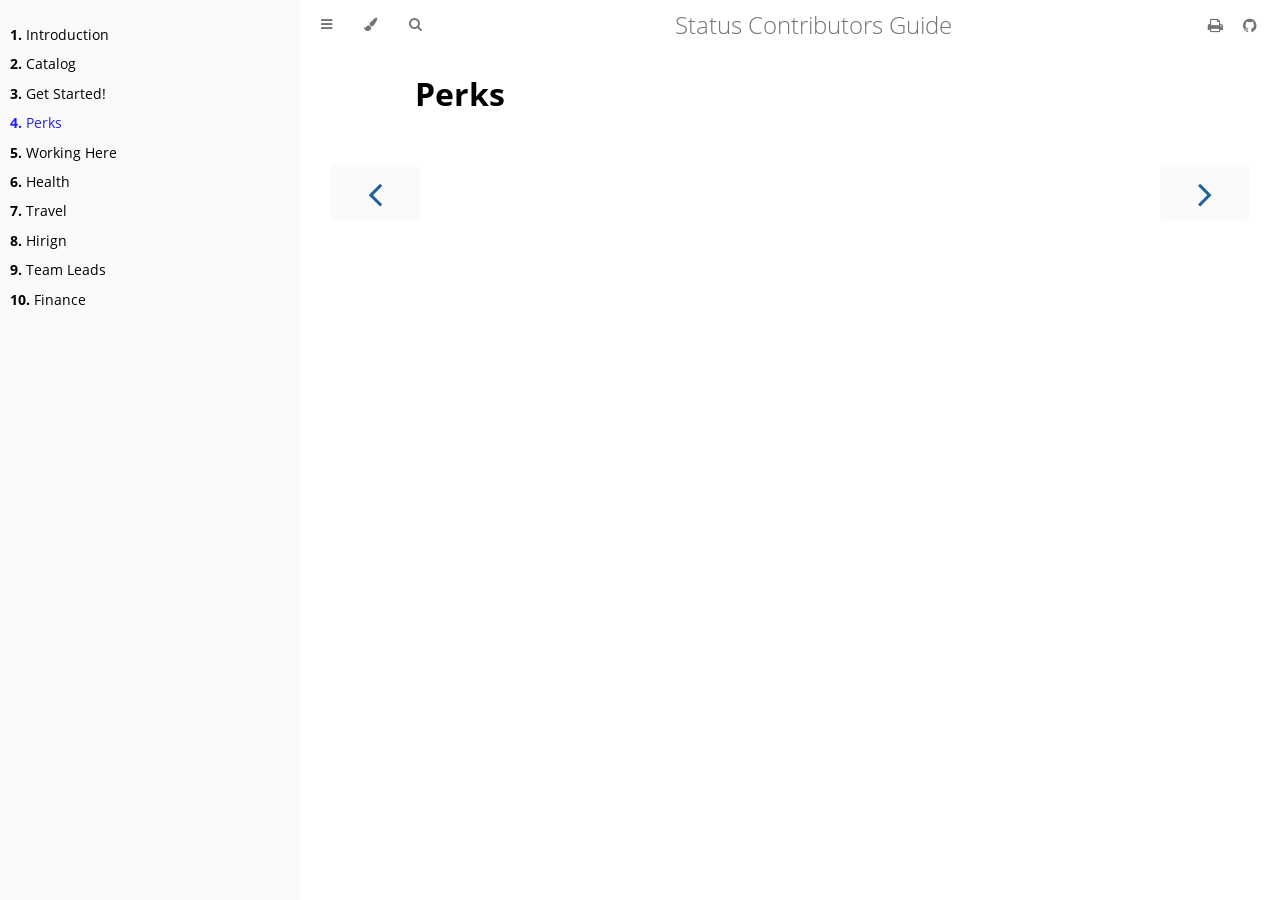
<file: perks/index.html>
<!DOCTYPE HTML>
<html lang="en" class="sidebar-visible no-js light">
    <head>
        <!-- Book generated using mdBook -->
        <meta charset="UTF-8">
        <title>Perks - Status Contributors Guide</title>
                

        <!-- Custom HTML head -->
        

        <meta content="text/html; charset=utf-8" http-equiv="Content-Type">
        <meta name="description" content="">
        <meta name="viewport" content="width=device-width, initial-scale=1">
        <meta name="theme-color" content="#ffffff" />

                <link rel="icon" href="../favicon.svg">
                        <link rel="shortcut icon" href="../favicon.png">
                <link rel="stylesheet" href="../css/variables.css">
        <link rel="stylesheet" href="../css/general.css">
        <link rel="stylesheet" href="../css/chrome.css">
                <link rel="stylesheet" href="../css/print.css" media="print">
        
        <!-- Fonts -->
        <link rel="stylesheet" href="../FontAwesome/css/font-awesome.css">
                <link rel="stylesheet" href="../fonts/fonts.css">
        
        <!-- Highlight.js Stylesheets -->
        <link rel="stylesheet" href="../highlight.css">
        <link rel="stylesheet" href="../tomorrow-night.css">
        <link rel="stylesheet" href="../ayu-highlight.css">

        <!-- Custom theme stylesheets -->
                <link rel="stylesheet" href="../custom.css">
        
            </head>
    <body>
        <!-- Provide site root to javascript -->
        <script type="text/javascript">
            var path_to_root = "../";
            var default_theme = window.matchMedia("(prefers-color-scheme: dark)").matches ? "navy" : "light";
        </script>

        <!-- Work around some values being stored in localStorage wrapped in quotes -->
        <script type="text/javascript">
            try {
                var theme = localStorage.getItem('mdbook-theme');
                var sidebar = localStorage.getItem('mdbook-sidebar');

                if (theme.startsWith('"') && theme.endsWith('"')) {
                    localStorage.setItem('mdbook-theme', theme.slice(1, theme.length - 1));
                }

                if (sidebar.startsWith('"') && sidebar.endsWith('"')) {
                    localStorage.setItem('mdbook-sidebar', sidebar.slice(1, sidebar.length - 1));
                }
            } catch (e) { }
        </script>

        <!-- Set the theme before any content is loaded, prevents flash -->
        <script type="text/javascript">
            var theme;
            try { theme = localStorage.getItem('mdbook-theme'); } catch(e) { }
            if (theme === null || theme === undefined) { theme = default_theme; }
            var html = document.querySelector('html');
            html.classList.remove('no-js')
            html.classList.remove('light')
            html.classList.add(theme);
            html.classList.add('js');
        </script>

        <!-- Hide / unhide sidebar before it is displayed -->
        <script type="text/javascript">
            var html = document.querySelector('html');
            var sidebar = 'hidden';
            if (document.body.clientWidth >= 1080) {
                try { sidebar = localStorage.getItem('mdbook-sidebar'); } catch(e) { }
                sidebar = sidebar || 'visible';
            }
            html.classList.remove('sidebar-visible');
            html.classList.add("sidebar-" + sidebar);
        </script>

        <nav id="sidebar" class="sidebar" aria-label="Table of contents">
            <div class="sidebar-scrollbox">
                <ol class="chapter"><li class="chapter-item expanded "><a href="../index.html"><strong aria-hidden="true">1.</strong> Introduction</a></li><li class="chapter-item expanded "><a href="../catalog.html"><strong aria-hidden="true">2.</strong> Catalog</a></li><li class="chapter-item expanded "><a href="../get-started/index.html"><strong aria-hidden="true">3.</strong> Get Started!</a></li><li class="chapter-item expanded "><a href="../perks/index.html" class="active"><strong aria-hidden="true">4.</strong> Perks</a></li><li class="chapter-item expanded "><a href="../working-here/index.html"><strong aria-hidden="true">5.</strong> Working Here</a></li><li class="chapter-item expanded "><a href="../health/index.html"><strong aria-hidden="true">6.</strong> Health</a></li><li class="chapter-item expanded "><a href="../travel/index.html"><strong aria-hidden="true">7.</strong> Travel</a></li><li class="chapter-item expanded "><a href="../hiring/index.html"><strong aria-hidden="true">8.</strong> Hirign</a></li><li class="chapter-item expanded "><a href="../team-leads/index.html"><strong aria-hidden="true">9.</strong> Team Leads</a></li><li class="chapter-item expanded "><a href="../finance/index.html"><strong aria-hidden="true">10.</strong> Finance</a></li></ol>            </div>
            <div id="sidebar-resize-handle" class="sidebar-resize-handle"></div>
        </nav>

        <div id="page-wrapper" class="page-wrapper">

            <div class="page">
                
                <div id="menu-bar-hover-placeholder"></div>
                <div id="menu-bar" class="menu-bar sticky bordered">
                    <div class="left-buttons">
                        <button id="sidebar-toggle" class="icon-button" type="button" title="Toggle Table of Contents" aria-label="Toggle Table of Contents" aria-controls="sidebar">
                            <i class="fa fa-bars"></i>
                        </button>
                        <button id="theme-toggle" class="icon-button" type="button" title="Change theme" aria-label="Change theme" aria-haspopup="true" aria-expanded="false" aria-controls="theme-list">
                            <i class="fa fa-paint-brush"></i>
                        </button>
                        <ul id="theme-list" class="theme-popup" aria-label="Themes" role="menu">
                            <li role="none"><button role="menuitem" class="theme" id="light">Light (default)</button></li>
                            <li role="none"><button role="menuitem" class="theme" id="rust">Rust</button></li>
                            <li role="none"><button role="menuitem" class="theme" id="coal">Coal</button></li>
                            <li role="none"><button role="menuitem" class="theme" id="navy">Navy</button></li>
                            <li role="none"><button role="menuitem" class="theme" id="ayu">Ayu</button></li>
                        </ul>
                                                <button id="search-toggle" class="icon-button" type="button" title="Search. (Shortkey: s)" aria-label="Toggle Searchbar" aria-expanded="false" aria-keyshortcuts="S" aria-controls="searchbar">
                            <i class="fa fa-search"></i>
                        </button>
                                            </div>

                    <h1 class="menu-title">Status Contributors Guide</h1>

                    <div class="right-buttons">
                                                <a href="../print.html" title="Print this book" aria-label="Print this book">
                            <i id="print-button" class="fa fa-print"></i>
                        </a>
                                                                        <a href="https://github.com/status-im/handbook.status.im" title="Git repository" aria-label="Git repository">
                            <i id="git-repository-button" class="fa fa-github"></i>
                        </a>
                                                
                    </div>
                </div>

                                <div id="search-wrapper" class="hidden">
                    <form id="searchbar-outer" class="searchbar-outer">
                        <input type="search" id="searchbar" name="searchbar" placeholder="Search this book ..." aria-controls="searchresults-outer" aria-describedby="searchresults-header">
                    </form>
                    <div id="searchresults-outer" class="searchresults-outer hidden">
                        <div id="searchresults-header" class="searchresults-header"></div>
                        <ul id="searchresults">
                        </ul>
                    </div>
                </div>
                
                <!-- Apply ARIA attributes after the sidebar and the sidebar toggle button are added to the DOM -->
                <script type="text/javascript">
                    document.getElementById('sidebar-toggle').setAttribute('aria-expanded', sidebar === 'visible');
                    document.getElementById('sidebar').setAttribute('aria-hidden', sidebar !== 'visible');
                    Array.from(document.querySelectorAll('#sidebar a')).forEach(function(link) {
                        link.setAttribute('tabIndex', sidebar === 'visible' ? 0 : -1);
                    });
                </script>

                <div id="content" class="content">
                    <main>
                        <h1 id="perks"><a class="header" href="#perks">Perks</a></h1>

                    </main>

                    <nav class="nav-wrapper" aria-label="Page navigation">
                        <!-- Mobile navigation buttons -->
                                                    <a rel="prev" href="../get-started/index.html" class="mobile-nav-chapters previous" title="Previous chapter" aria-label="Previous chapter" aria-keyshortcuts="Left">
                                <i class="fa fa-angle-left"></i>
                            </a>
                        
                                                    <a rel="next" href="../working-here/index.html" class="mobile-nav-chapters next" title="Next chapter" aria-label="Next chapter" aria-keyshortcuts="Right">
                                <i class="fa fa-angle-right"></i>
                            </a>
                        
                        <div style="clear: both"></div>
                    </nav>
                </div>
            </div>

            <nav class="nav-wide-wrapper" aria-label="Page navigation">
                                    <a rel="prev" href="../get-started/index.html" class="nav-chapters previous" title="Previous chapter" aria-label="Previous chapter" aria-keyshortcuts="Left">
                        <i class="fa fa-angle-left"></i>
                    </a>
                
                                    <a rel="next" href="../working-here/index.html" class="nav-chapters next" title="Next chapter" aria-label="Next chapter" aria-keyshortcuts="Right">
                        <i class="fa fa-angle-right"></i>
                    </a>
                            </nav>

        </div>

        
        
        
                <script type="text/javascript">
            window.playground_copyable = true;
        </script>
        
        
                <script src="../elasticlunr.min.js" type="text/javascript" charset="utf-8"></script>
        <script src="../mark.min.js" type="text/javascript" charset="utf-8"></script>
        <script src="../searcher.js" type="text/javascript" charset="utf-8"></script>
        
        <script src="../clipboard.min.js" type="text/javascript" charset="utf-8"></script>
        <script src="../highlight.js" type="text/javascript" charset="utf-8"></script>
        <script src="../book.js" type="text/javascript" charset="utf-8"></script>

        <!-- Custom JS scripts -->
        
        
    </body>
</html>
</file>
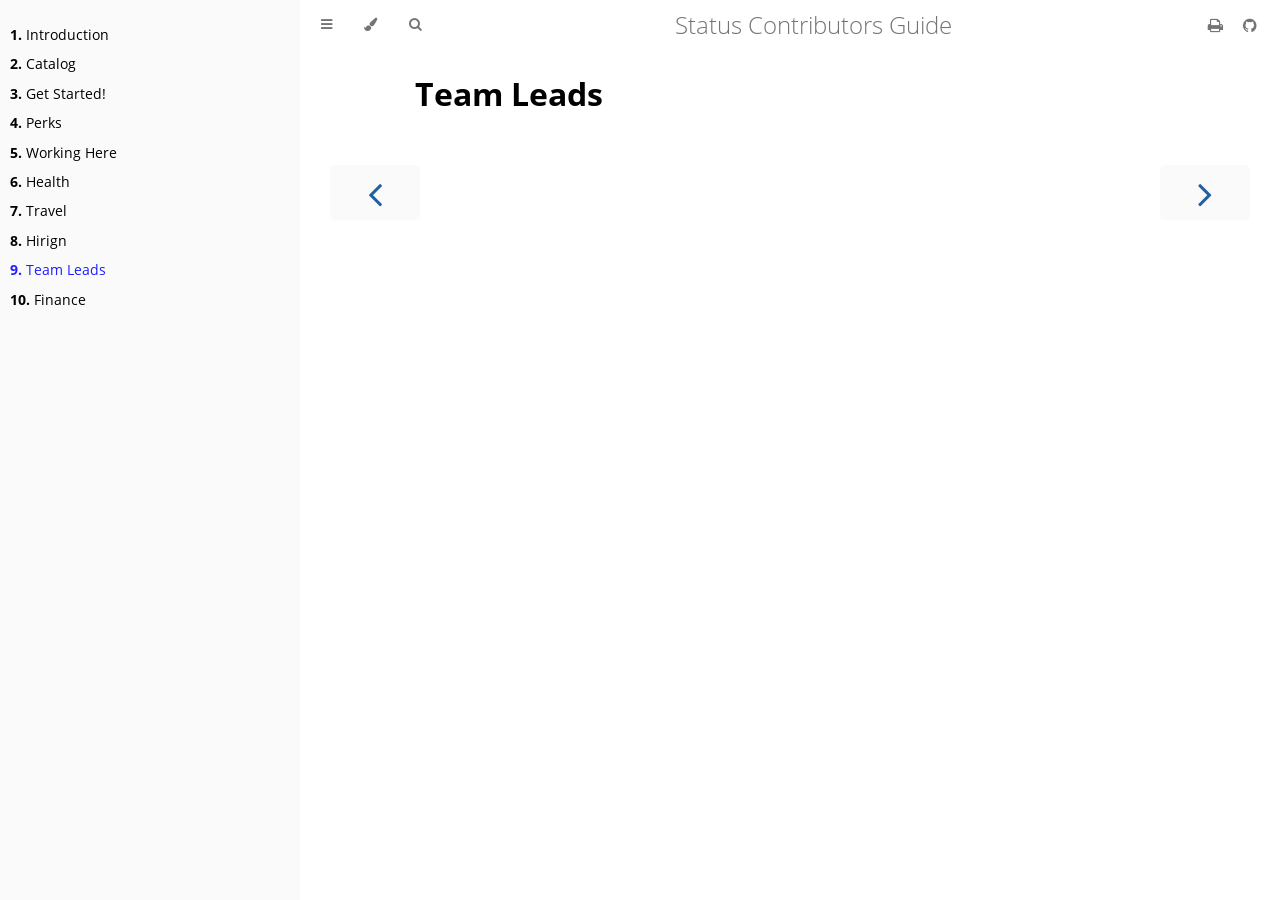
<file: team-leads/index.html>
<!DOCTYPE HTML>
<html lang="en" class="sidebar-visible no-js light">
    <head>
        <!-- Book generated using mdBook -->
        <meta charset="UTF-8">
        <title>Team Leads - Status Contributors Guide</title>
                

        <!-- Custom HTML head -->
        

        <meta content="text/html; charset=utf-8" http-equiv="Content-Type">
        <meta name="description" content="">
        <meta name="viewport" content="width=device-width, initial-scale=1">
        <meta name="theme-color" content="#ffffff" />

                <link rel="icon" href="../favicon.svg">
                        <link rel="shortcut icon" href="../favicon.png">
                <link rel="stylesheet" href="../css/variables.css">
        <link rel="stylesheet" href="../css/general.css">
        <link rel="stylesheet" href="../css/chrome.css">
                <link rel="stylesheet" href="../css/print.css" media="print">
        
        <!-- Fonts -->
        <link rel="stylesheet" href="../FontAwesome/css/font-awesome.css">
                <link rel="stylesheet" href="../fonts/fonts.css">
        
        <!-- Highlight.js Stylesheets -->
        <link rel="stylesheet" href="../highlight.css">
        <link rel="stylesheet" href="../tomorrow-night.css">
        <link rel="stylesheet" href="../ayu-highlight.css">

        <!-- Custom theme stylesheets -->
                <link rel="stylesheet" href="../custom.css">
        
            </head>
    <body>
        <!-- Provide site root to javascript -->
        <script type="text/javascript">
            var path_to_root = "../";
            var default_theme = window.matchMedia("(prefers-color-scheme: dark)").matches ? "navy" : "light";
        </script>

        <!-- Work around some values being stored in localStorage wrapped in quotes -->
        <script type="text/javascript">
            try {
                var theme = localStorage.getItem('mdbook-theme');
                var sidebar = localStorage.getItem('mdbook-sidebar');

                if (theme.startsWith('"') && theme.endsWith('"')) {
                    localStorage.setItem('mdbook-theme', theme.slice(1, theme.length - 1));
                }

                if (sidebar.startsWith('"') && sidebar.endsWith('"')) {
                    localStorage.setItem('mdbook-sidebar', sidebar.slice(1, sidebar.length - 1));
                }
            } catch (e) { }
        </script>

        <!-- Set the theme before any content is loaded, prevents flash -->
        <script type="text/javascript">
            var theme;
            try { theme = localStorage.getItem('mdbook-theme'); } catch(e) { }
            if (theme === null || theme === undefined) { theme = default_theme; }
            var html = document.querySelector('html');
            html.classList.remove('no-js')
            html.classList.remove('light')
            html.classList.add(theme);
            html.classList.add('js');
        </script>

        <!-- Hide / unhide sidebar before it is displayed -->
        <script type="text/javascript">
            var html = document.querySelector('html');
            var sidebar = 'hidden';
            if (document.body.clientWidth >= 1080) {
                try { sidebar = localStorage.getItem('mdbook-sidebar'); } catch(e) { }
                sidebar = sidebar || 'visible';
            }
            html.classList.remove('sidebar-visible');
            html.classList.add("sidebar-" + sidebar);
        </script>

        <nav id="sidebar" class="sidebar" aria-label="Table of contents">
            <div class="sidebar-scrollbox">
                <ol class="chapter"><li class="chapter-item expanded "><a href="../index.html"><strong aria-hidden="true">1.</strong> Introduction</a></li><li class="chapter-item expanded "><a href="../catalog.html"><strong aria-hidden="true">2.</strong> Catalog</a></li><li class="chapter-item expanded "><a href="../get-started/index.html"><strong aria-hidden="true">3.</strong> Get Started!</a></li><li class="chapter-item expanded "><a href="../perks/index.html"><strong aria-hidden="true">4.</strong> Perks</a></li><li class="chapter-item expanded "><a href="../working-here/index.html"><strong aria-hidden="true">5.</strong> Working Here</a></li><li class="chapter-item expanded "><a href="../health/index.html"><strong aria-hidden="true">6.</strong> Health</a></li><li class="chapter-item expanded "><a href="../travel/index.html"><strong aria-hidden="true">7.</strong> Travel</a></li><li class="chapter-item expanded "><a href="../hiring/index.html"><strong aria-hidden="true">8.</strong> Hirign</a></li><li class="chapter-item expanded "><a href="../team-leads/index.html" class="active"><strong aria-hidden="true">9.</strong> Team Leads</a></li><li class="chapter-item expanded "><a href="../finance/index.html"><strong aria-hidden="true">10.</strong> Finance</a></li></ol>            </div>
            <div id="sidebar-resize-handle" class="sidebar-resize-handle"></div>
        </nav>

        <div id="page-wrapper" class="page-wrapper">

            <div class="page">
                
                <div id="menu-bar-hover-placeholder"></div>
                <div id="menu-bar" class="menu-bar sticky bordered">
                    <div class="left-buttons">
                        <button id="sidebar-toggle" class="icon-button" type="button" title="Toggle Table of Contents" aria-label="Toggle Table of Contents" aria-controls="sidebar">
                            <i class="fa fa-bars"></i>
                        </button>
                        <button id="theme-toggle" class="icon-button" type="button" title="Change theme" aria-label="Change theme" aria-haspopup="true" aria-expanded="false" aria-controls="theme-list">
                            <i class="fa fa-paint-brush"></i>
                        </button>
                        <ul id="theme-list" class="theme-popup" aria-label="Themes" role="menu">
                            <li role="none"><button role="menuitem" class="theme" id="light">Light (default)</button></li>
                            <li role="none"><button role="menuitem" class="theme" id="rust">Rust</button></li>
                            <li role="none"><button role="menuitem" class="theme" id="coal">Coal</button></li>
                            <li role="none"><button role="menuitem" class="theme" id="navy">Navy</button></li>
                            <li role="none"><button role="menuitem" class="theme" id="ayu">Ayu</button></li>
                        </ul>
                                                <button id="search-toggle" class="icon-button" type="button" title="Search. (Shortkey: s)" aria-label="Toggle Searchbar" aria-expanded="false" aria-keyshortcuts="S" aria-controls="searchbar">
                            <i class="fa fa-search"></i>
                        </button>
                                            </div>

                    <h1 class="menu-title">Status Contributors Guide</h1>

                    <div class="right-buttons">
                                                <a href="../print.html" title="Print this book" aria-label="Print this book">
                            <i id="print-button" class="fa fa-print"></i>
                        </a>
                                                                        <a href="https://github.com/status-im/handbook.status.im" title="Git repository" aria-label="Git repository">
                            <i id="git-repository-button" class="fa fa-github"></i>
                        </a>
                                                
                    </div>
                </div>

                                <div id="search-wrapper" class="hidden">
                    <form id="searchbar-outer" class="searchbar-outer">
                        <input type="search" id="searchbar" name="searchbar" placeholder="Search this book ..." aria-controls="searchresults-outer" aria-describedby="searchresults-header">
                    </form>
                    <div id="searchresults-outer" class="searchresults-outer hidden">
                        <div id="searchresults-header" class="searchresults-header"></div>
                        <ul id="searchresults">
                        </ul>
                    </div>
                </div>
                
                <!-- Apply ARIA attributes after the sidebar and the sidebar toggle button are added to the DOM -->
                <script type="text/javascript">
                    document.getElementById('sidebar-toggle').setAttribute('aria-expanded', sidebar === 'visible');
                    document.getElementById('sidebar').setAttribute('aria-hidden', sidebar !== 'visible');
                    Array.from(document.querySelectorAll('#sidebar a')).forEach(function(link) {
                        link.setAttribute('tabIndex', sidebar === 'visible' ? 0 : -1);
                    });
                </script>

                <div id="content" class="content">
                    <main>
                        <h1 id="team-leads"><a class="header" href="#team-leads">Team Leads</a></h1>

                    </main>

                    <nav class="nav-wrapper" aria-label="Page navigation">
                        <!-- Mobile navigation buttons -->
                                                    <a rel="prev" href="../hiring/index.html" class="mobile-nav-chapters previous" title="Previous chapter" aria-label="Previous chapter" aria-keyshortcuts="Left">
                                <i class="fa fa-angle-left"></i>
                            </a>
                        
                                                    <a rel="next" href="../finance/index.html" class="mobile-nav-chapters next" title="Next chapter" aria-label="Next chapter" aria-keyshortcuts="Right">
                                <i class="fa fa-angle-right"></i>
                            </a>
                        
                        <div style="clear: both"></div>
                    </nav>
                </div>
            </div>

            <nav class="nav-wide-wrapper" aria-label="Page navigation">
                                    <a rel="prev" href="../hiring/index.html" class="nav-chapters previous" title="Previous chapter" aria-label="Previous chapter" aria-keyshortcuts="Left">
                        <i class="fa fa-angle-left"></i>
                    </a>
                
                                    <a rel="next" href="../finance/index.html" class="nav-chapters next" title="Next chapter" aria-label="Next chapter" aria-keyshortcuts="Right">
                        <i class="fa fa-angle-right"></i>
                    </a>
                            </nav>

        </div>

        
        
        
                <script type="text/javascript">
            window.playground_copyable = true;
        </script>
        
        
                <script src="../elasticlunr.min.js" type="text/javascript" charset="utf-8"></script>
        <script src="../mark.min.js" type="text/javascript" charset="utf-8"></script>
        <script src="../searcher.js" type="text/javascript" charset="utf-8"></script>
        
        <script src="../clipboard.min.js" type="text/javascript" charset="utf-8"></script>
        <script src="../highlight.js" type="text/javascript" charset="utf-8"></script>
        <script src="../book.js" type="text/javascript" charset="utf-8"></script>

        <!-- Custom JS scripts -->
        
        
    </body>
</html>
</file>
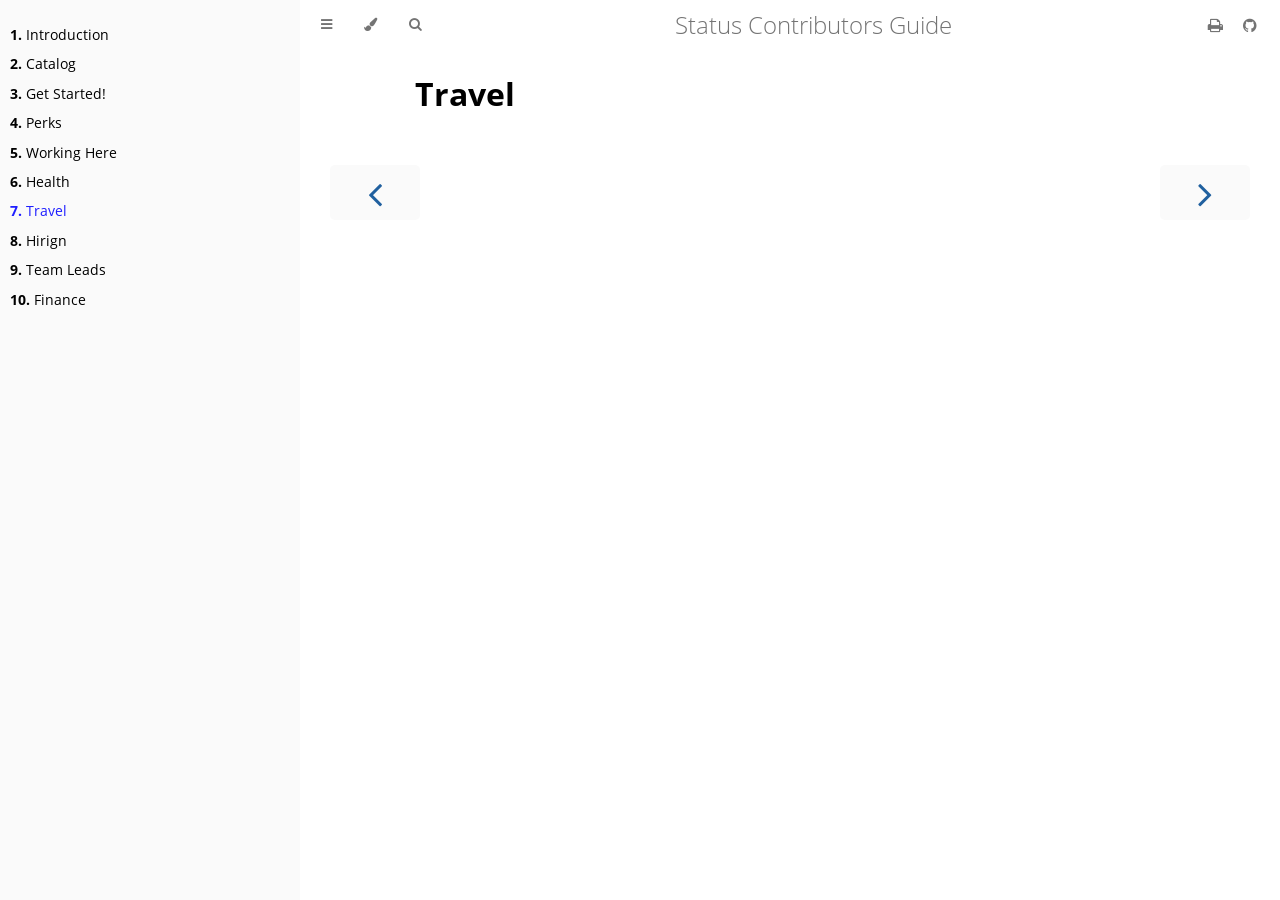
<file: travel/index.html>
<!DOCTYPE HTML>
<html lang="en" class="sidebar-visible no-js light">
    <head>
        <!-- Book generated using mdBook -->
        <meta charset="UTF-8">
        <title>Travel - Status Contributors Guide</title>
                

        <!-- Custom HTML head -->
        

        <meta content="text/html; charset=utf-8" http-equiv="Content-Type">
        <meta name="description" content="">
        <meta name="viewport" content="width=device-width, initial-scale=1">
        <meta name="theme-color" content="#ffffff" />

                <link rel="icon" href="../favicon.svg">
                        <link rel="shortcut icon" href="../favicon.png">
                <link rel="stylesheet" href="../css/variables.css">
        <link rel="stylesheet" href="../css/general.css">
        <link rel="stylesheet" href="../css/chrome.css">
                <link rel="stylesheet" href="../css/print.css" media="print">
        
        <!-- Fonts -->
        <link rel="stylesheet" href="../FontAwesome/css/font-awesome.css">
                <link rel="stylesheet" href="../fonts/fonts.css">
        
        <!-- Highlight.js Stylesheets -->
        <link rel="stylesheet" href="../highlight.css">
        <link rel="stylesheet" href="../tomorrow-night.css">
        <link rel="stylesheet" href="../ayu-highlight.css">

        <!-- Custom theme stylesheets -->
                <link rel="stylesheet" href="../custom.css">
        
            </head>
    <body>
        <!-- Provide site root to javascript -->
        <script type="text/javascript">
            var path_to_root = "../";
            var default_theme = window.matchMedia("(prefers-color-scheme: dark)").matches ? "navy" : "light";
        </script>

        <!-- Work around some values being stored in localStorage wrapped in quotes -->
        <script type="text/javascript">
            try {
                var theme = localStorage.getItem('mdbook-theme');
                var sidebar = localStorage.getItem('mdbook-sidebar');

                if (theme.startsWith('"') && theme.endsWith('"')) {
                    localStorage.setItem('mdbook-theme', theme.slice(1, theme.length - 1));
                }

                if (sidebar.startsWith('"') && sidebar.endsWith('"')) {
                    localStorage.setItem('mdbook-sidebar', sidebar.slice(1, sidebar.length - 1));
                }
            } catch (e) { }
        </script>

        <!-- Set the theme before any content is loaded, prevents flash -->
        <script type="text/javascript">
            var theme;
            try { theme = localStorage.getItem('mdbook-theme'); } catch(e) { }
            if (theme === null || theme === undefined) { theme = default_theme; }
            var html = document.querySelector('html');
            html.classList.remove('no-js')
            html.classList.remove('light')
            html.classList.add(theme);
            html.classList.add('js');
        </script>

        <!-- Hide / unhide sidebar before it is displayed -->
        <script type="text/javascript">
            var html = document.querySelector('html');
            var sidebar = 'hidden';
            if (document.body.clientWidth >= 1080) {
                try { sidebar = localStorage.getItem('mdbook-sidebar'); } catch(e) { }
                sidebar = sidebar || 'visible';
            }
            html.classList.remove('sidebar-visible');
            html.classList.add("sidebar-" + sidebar);
        </script>

        <nav id="sidebar" class="sidebar" aria-label="Table of contents">
            <div class="sidebar-scrollbox">
                <ol class="chapter"><li class="chapter-item expanded "><a href="../index.html"><strong aria-hidden="true">1.</strong> Introduction</a></li><li class="chapter-item expanded "><a href="../catalog.html"><strong aria-hidden="true">2.</strong> Catalog</a></li><li class="chapter-item expanded "><a href="../get-started/index.html"><strong aria-hidden="true">3.</strong> Get Started!</a></li><li class="chapter-item expanded "><a href="../perks/index.html"><strong aria-hidden="true">4.</strong> Perks</a></li><li class="chapter-item expanded "><a href="../working-here/index.html"><strong aria-hidden="true">5.</strong> Working Here</a></li><li class="chapter-item expanded "><a href="../health/index.html"><strong aria-hidden="true">6.</strong> Health</a></li><li class="chapter-item expanded "><a href="../travel/index.html" class="active"><strong aria-hidden="true">7.</strong> Travel</a></li><li class="chapter-item expanded "><a href="../hiring/index.html"><strong aria-hidden="true">8.</strong> Hirign</a></li><li class="chapter-item expanded "><a href="../team-leads/index.html"><strong aria-hidden="true">9.</strong> Team Leads</a></li><li class="chapter-item expanded "><a href="../finance/index.html"><strong aria-hidden="true">10.</strong> Finance</a></li></ol>            </div>
            <div id="sidebar-resize-handle" class="sidebar-resize-handle"></div>
        </nav>

        <div id="page-wrapper" class="page-wrapper">

            <div class="page">
                
                <div id="menu-bar-hover-placeholder"></div>
                <div id="menu-bar" class="menu-bar sticky bordered">
                    <div class="left-buttons">
                        <button id="sidebar-toggle" class="icon-button" type="button" title="Toggle Table of Contents" aria-label="Toggle Table of Contents" aria-controls="sidebar">
                            <i class="fa fa-bars"></i>
                        </button>
                        <button id="theme-toggle" class="icon-button" type="button" title="Change theme" aria-label="Change theme" aria-haspopup="true" aria-expanded="false" aria-controls="theme-list">
                            <i class="fa fa-paint-brush"></i>
                        </button>
                        <ul id="theme-list" class="theme-popup" aria-label="Themes" role="menu">
                            <li role="none"><button role="menuitem" class="theme" id="light">Light (default)</button></li>
                            <li role="none"><button role="menuitem" class="theme" id="rust">Rust</button></li>
                            <li role="none"><button role="menuitem" class="theme" id="coal">Coal</button></li>
                            <li role="none"><button role="menuitem" class="theme" id="navy">Navy</button></li>
                            <li role="none"><button role="menuitem" class="theme" id="ayu">Ayu</button></li>
                        </ul>
                                                <button id="search-toggle" class="icon-button" type="button" title="Search. (Shortkey: s)" aria-label="Toggle Searchbar" aria-expanded="false" aria-keyshortcuts="S" aria-controls="searchbar">
                            <i class="fa fa-search"></i>
                        </button>
                                            </div>

                    <h1 class="menu-title">Status Contributors Guide</h1>

                    <div class="right-buttons">
                                                <a href="../print.html" title="Print this book" aria-label="Print this book">
                            <i id="print-button" class="fa fa-print"></i>
                        </a>
                                                                        <a href="https://github.com/status-im/handbook.status.im" title="Git repository" aria-label="Git repository">
                            <i id="git-repository-button" class="fa fa-github"></i>
                        </a>
                                                
                    </div>
                </div>

                                <div id="search-wrapper" class="hidden">
                    <form id="searchbar-outer" class="searchbar-outer">
                        <input type="search" id="searchbar" name="searchbar" placeholder="Search this book ..." aria-controls="searchresults-outer" aria-describedby="searchresults-header">
                    </form>
                    <div id="searchresults-outer" class="searchresults-outer hidden">
                        <div id="searchresults-header" class="searchresults-header"></div>
                        <ul id="searchresults">
                        </ul>
                    </div>
                </div>
                
                <!-- Apply ARIA attributes after the sidebar and the sidebar toggle button are added to the DOM -->
                <script type="text/javascript">
                    document.getElementById('sidebar-toggle').setAttribute('aria-expanded', sidebar === 'visible');
                    document.getElementById('sidebar').setAttribute('aria-hidden', sidebar !== 'visible');
                    Array.from(document.querySelectorAll('#sidebar a')).forEach(function(link) {
                        link.setAttribute('tabIndex', sidebar === 'visible' ? 0 : -1);
                    });
                </script>

                <div id="content" class="content">
                    <main>
                        <h1 id="travel"><a class="header" href="#travel">Travel</a></h1>

                    </main>

                    <nav class="nav-wrapper" aria-label="Page navigation">
                        <!-- Mobile navigation buttons -->
                                                    <a rel="prev" href="../health/index.html" class="mobile-nav-chapters previous" title="Previous chapter" aria-label="Previous chapter" aria-keyshortcuts="Left">
                                <i class="fa fa-angle-left"></i>
                            </a>
                        
                                                    <a rel="next" href="../hiring/index.html" class="mobile-nav-chapters next" title="Next chapter" aria-label="Next chapter" aria-keyshortcuts="Right">
                                <i class="fa fa-angle-right"></i>
                            </a>
                        
                        <div style="clear: both"></div>
                    </nav>
                </div>
            </div>

            <nav class="nav-wide-wrapper" aria-label="Page navigation">
                                    <a rel="prev" href="../health/index.html" class="nav-chapters previous" title="Previous chapter" aria-label="Previous chapter" aria-keyshortcuts="Left">
                        <i class="fa fa-angle-left"></i>
                    </a>
                
                                    <a rel="next" href="../hiring/index.html" class="nav-chapters next" title="Next chapter" aria-label="Next chapter" aria-keyshortcuts="Right">
                        <i class="fa fa-angle-right"></i>
                    </a>
                            </nav>

        </div>

        
        
        
                <script type="text/javascript">
            window.playground_copyable = true;
        </script>
        
        
                <script src="../elasticlunr.min.js" type="text/javascript" charset="utf-8"></script>
        <script src="../mark.min.js" type="text/javascript" charset="utf-8"></script>
        <script src="../searcher.js" type="text/javascript" charset="utf-8"></script>
        
        <script src="../clipboard.min.js" type="text/javascript" charset="utf-8"></script>
        <script src="../highlight.js" type="text/javascript" charset="utf-8"></script>
        <script src="../book.js" type="text/javascript" charset="utf-8"></script>

        <!-- Custom JS scripts -->
        
        
    </body>
</html>
</file>
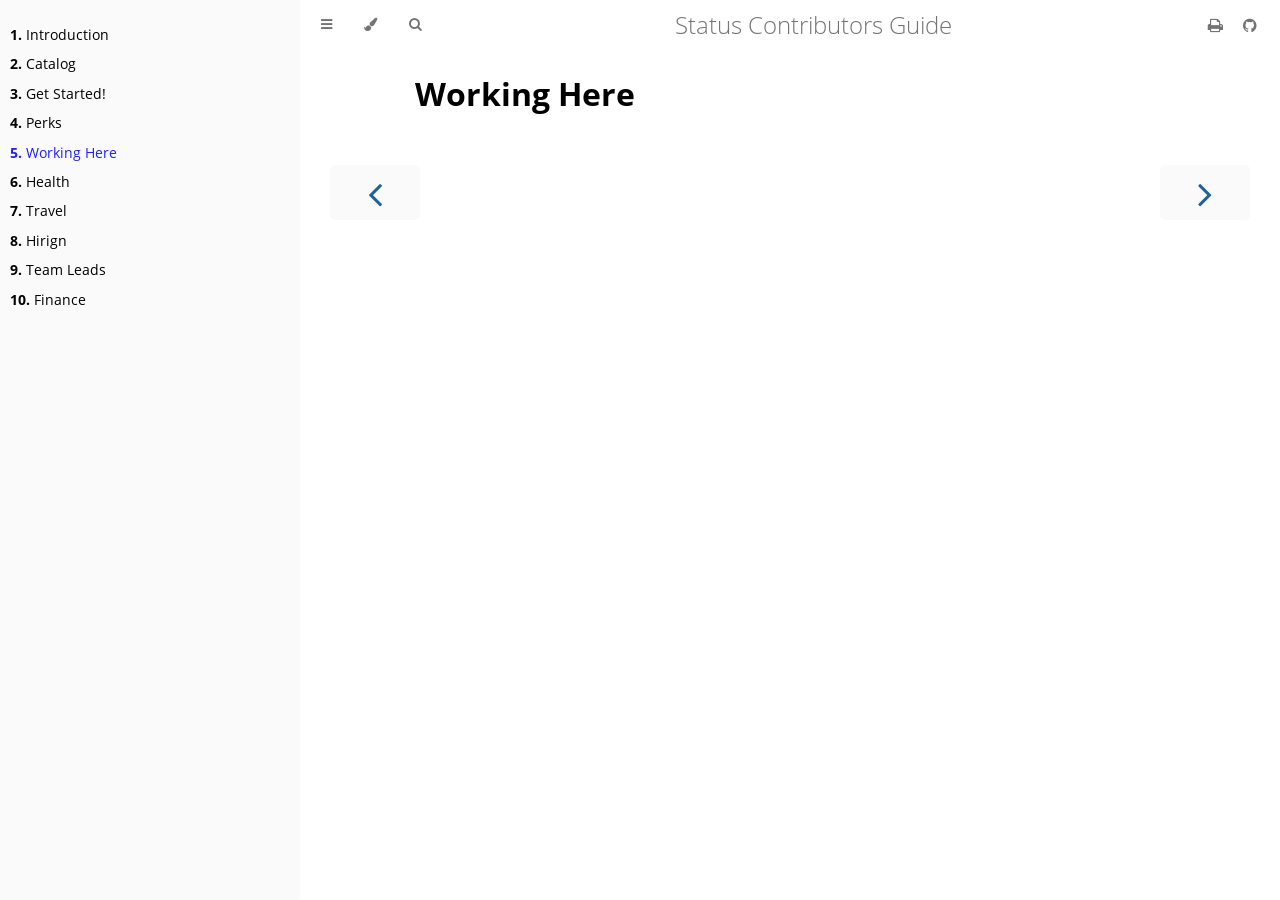
<file: working-here/index.html>
<!DOCTYPE HTML>
<html lang="en" class="sidebar-visible no-js light">
    <head>
        <!-- Book generated using mdBook -->
        <meta charset="UTF-8">
        <title>Working Here - Status Contributors Guide</title>
                

        <!-- Custom HTML head -->
        

        <meta content="text/html; charset=utf-8" http-equiv="Content-Type">
        <meta name="description" content="">
        <meta name="viewport" content="width=device-width, initial-scale=1">
        <meta name="theme-color" content="#ffffff" />

                <link rel="icon" href="../favicon.svg">
                        <link rel="shortcut icon" href="../favicon.png">
                <link rel="stylesheet" href="../css/variables.css">
        <link rel="stylesheet" href="../css/general.css">
        <link rel="stylesheet" href="../css/chrome.css">
                <link rel="stylesheet" href="../css/print.css" media="print">
        
        <!-- Fonts -->
        <link rel="stylesheet" href="../FontAwesome/css/font-awesome.css">
                <link rel="stylesheet" href="../fonts/fonts.css">
        
        <!-- Highlight.js Stylesheets -->
        <link rel="stylesheet" href="../highlight.css">
        <link rel="stylesheet" href="../tomorrow-night.css">
        <link rel="stylesheet" href="../ayu-highlight.css">

        <!-- Custom theme stylesheets -->
                <link rel="stylesheet" href="../custom.css">
        
            </head>
    <body>
        <!-- Provide site root to javascript -->
        <script type="text/javascript">
            var path_to_root = "../";
            var default_theme = window.matchMedia("(prefers-color-scheme: dark)").matches ? "navy" : "light";
        </script>

        <!-- Work around some values being stored in localStorage wrapped in quotes -->
        <script type="text/javascript">
            try {
                var theme = localStorage.getItem('mdbook-theme');
                var sidebar = localStorage.getItem('mdbook-sidebar');

                if (theme.startsWith('"') && theme.endsWith('"')) {
                    localStorage.setItem('mdbook-theme', theme.slice(1, theme.length - 1));
                }

                if (sidebar.startsWith('"') && sidebar.endsWith('"')) {
                    localStorage.setItem('mdbook-sidebar', sidebar.slice(1, sidebar.length - 1));
                }
            } catch (e) { }
        </script>

        <!-- Set the theme before any content is loaded, prevents flash -->
        <script type="text/javascript">
            var theme;
            try { theme = localStorage.getItem('mdbook-theme'); } catch(e) { }
            if (theme === null || theme === undefined) { theme = default_theme; }
            var html = document.querySelector('html');
            html.classList.remove('no-js')
            html.classList.remove('light')
            html.classList.add(theme);
            html.classList.add('js');
        </script>

        <!-- Hide / unhide sidebar before it is displayed -->
        <script type="text/javascript">
            var html = document.querySelector('html');
            var sidebar = 'hidden';
            if (document.body.clientWidth >= 1080) {
                try { sidebar = localStorage.getItem('mdbook-sidebar'); } catch(e) { }
                sidebar = sidebar || 'visible';
            }
            html.classList.remove('sidebar-visible');
            html.classList.add("sidebar-" + sidebar);
        </script>

        <nav id="sidebar" class="sidebar" aria-label="Table of contents">
            <div class="sidebar-scrollbox">
                <ol class="chapter"><li class="chapter-item expanded "><a href="../index.html"><strong aria-hidden="true">1.</strong> Introduction</a></li><li class="chapter-item expanded "><a href="../catalog.html"><strong aria-hidden="true">2.</strong> Catalog</a></li><li class="chapter-item expanded "><a href="../get-started/index.html"><strong aria-hidden="true">3.</strong> Get Started!</a></li><li class="chapter-item expanded "><a href="../perks/index.html"><strong aria-hidden="true">4.</strong> Perks</a></li><li class="chapter-item expanded "><a href="../working-here/index.html" class="active"><strong aria-hidden="true">5.</strong> Working Here</a></li><li class="chapter-item expanded "><a href="../health/index.html"><strong aria-hidden="true">6.</strong> Health</a></li><li class="chapter-item expanded "><a href="../travel/index.html"><strong aria-hidden="true">7.</strong> Travel</a></li><li class="chapter-item expanded "><a href="../hiring/index.html"><strong aria-hidden="true">8.</strong> Hirign</a></li><li class="chapter-item expanded "><a href="../team-leads/index.html"><strong aria-hidden="true">9.</strong> Team Leads</a></li><li class="chapter-item expanded "><a href="../finance/index.html"><strong aria-hidden="true">10.</strong> Finance</a></li></ol>            </div>
            <div id="sidebar-resize-handle" class="sidebar-resize-handle"></div>
        </nav>

        <div id="page-wrapper" class="page-wrapper">

            <div class="page">
                
                <div id="menu-bar-hover-placeholder"></div>
                <div id="menu-bar" class="menu-bar sticky bordered">
                    <div class="left-buttons">
                        <button id="sidebar-toggle" class="icon-button" type="button" title="Toggle Table of Contents" aria-label="Toggle Table of Contents" aria-controls="sidebar">
                            <i class="fa fa-bars"></i>
                        </button>
                        <button id="theme-toggle" class="icon-button" type="button" title="Change theme" aria-label="Change theme" aria-haspopup="true" aria-expanded="false" aria-controls="theme-list">
                            <i class="fa fa-paint-brush"></i>
                        </button>
                        <ul id="theme-list" class="theme-popup" aria-label="Themes" role="menu">
                            <li role="none"><button role="menuitem" class="theme" id="light">Light (default)</button></li>
                            <li role="none"><button role="menuitem" class="theme" id="rust">Rust</button></li>
                            <li role="none"><button role="menuitem" class="theme" id="coal">Coal</button></li>
                            <li role="none"><button role="menuitem" class="theme" id="navy">Navy</button></li>
                            <li role="none"><button role="menuitem" class="theme" id="ayu">Ayu</button></li>
                        </ul>
                                                <button id="search-toggle" class="icon-button" type="button" title="Search. (Shortkey: s)" aria-label="Toggle Searchbar" aria-expanded="false" aria-keyshortcuts="S" aria-controls="searchbar">
                            <i class="fa fa-search"></i>
                        </button>
                                            </div>

                    <h1 class="menu-title">Status Contributors Guide</h1>

                    <div class="right-buttons">
                                                <a href="../print.html" title="Print this book" aria-label="Print this book">
                            <i id="print-button" class="fa fa-print"></i>
                        </a>
                                                                        <a href="https://github.com/status-im/handbook.status.im" title="Git repository" aria-label="Git repository">
                            <i id="git-repository-button" class="fa fa-github"></i>
                        </a>
                                                
                    </div>
                </div>

                                <div id="search-wrapper" class="hidden">
                    <form id="searchbar-outer" class="searchbar-outer">
                        <input type="search" id="searchbar" name="searchbar" placeholder="Search this book ..." aria-controls="searchresults-outer" aria-describedby="searchresults-header">
                    </form>
                    <div id="searchresults-outer" class="searchresults-outer hidden">
                        <div id="searchresults-header" class="searchresults-header"></div>
                        <ul id="searchresults">
                        </ul>
                    </div>
                </div>
                
                <!-- Apply ARIA attributes after the sidebar and the sidebar toggle button are added to the DOM -->
                <script type="text/javascript">
                    document.getElementById('sidebar-toggle').setAttribute('aria-expanded', sidebar === 'visible');
                    document.getElementById('sidebar').setAttribute('aria-hidden', sidebar !== 'visible');
                    Array.from(document.querySelectorAll('#sidebar a')).forEach(function(link) {
                        link.setAttribute('tabIndex', sidebar === 'visible' ? 0 : -1);
                    });
                </script>

                <div id="content" class="content">
                    <main>
                        <h1 id="working-here"><a class="header" href="#working-here">Working Here</a></h1>

                    </main>

                    <nav class="nav-wrapper" aria-label="Page navigation">
                        <!-- Mobile navigation buttons -->
                                                    <a rel="prev" href="../perks/index.html" class="mobile-nav-chapters previous" title="Previous chapter" aria-label="Previous chapter" aria-keyshortcuts="Left">
                                <i class="fa fa-angle-left"></i>
                            </a>
                        
                                                    <a rel="next" href="../health/index.html" class="mobile-nav-chapters next" title="Next chapter" aria-label="Next chapter" aria-keyshortcuts="Right">
                                <i class="fa fa-angle-right"></i>
                            </a>
                        
                        <div style="clear: both"></div>
                    </nav>
                </div>
            </div>

            <nav class="nav-wide-wrapper" aria-label="Page navigation">
                                    <a rel="prev" href="../perks/index.html" class="nav-chapters previous" title="Previous chapter" aria-label="Previous chapter" aria-keyshortcuts="Left">
                        <i class="fa fa-angle-left"></i>
                    </a>
                
                                    <a rel="next" href="../health/index.html" class="nav-chapters next" title="Next chapter" aria-label="Next chapter" aria-keyshortcuts="Right">
                        <i class="fa fa-angle-right"></i>
                    </a>
                            </nav>

        </div>

        
        
        
                <script type="text/javascript">
            window.playground_copyable = true;
        </script>
        
        
                <script src="../elasticlunr.min.js" type="text/javascript" charset="utf-8"></script>
        <script src="../mark.min.js" type="text/javascript" charset="utf-8"></script>
        <script src="../searcher.js" type="text/javascript" charset="utf-8"></script>
        
        <script src="../clipboard.min.js" type="text/javascript" charset="utf-8"></script>
        <script src="../highlight.js" type="text/javascript" charset="utf-8"></script>
        <script src="../book.js" type="text/javascript" charset="utf-8"></script>

        <!-- Custom JS scripts -->
        
        
    </body>
</html>
</file>
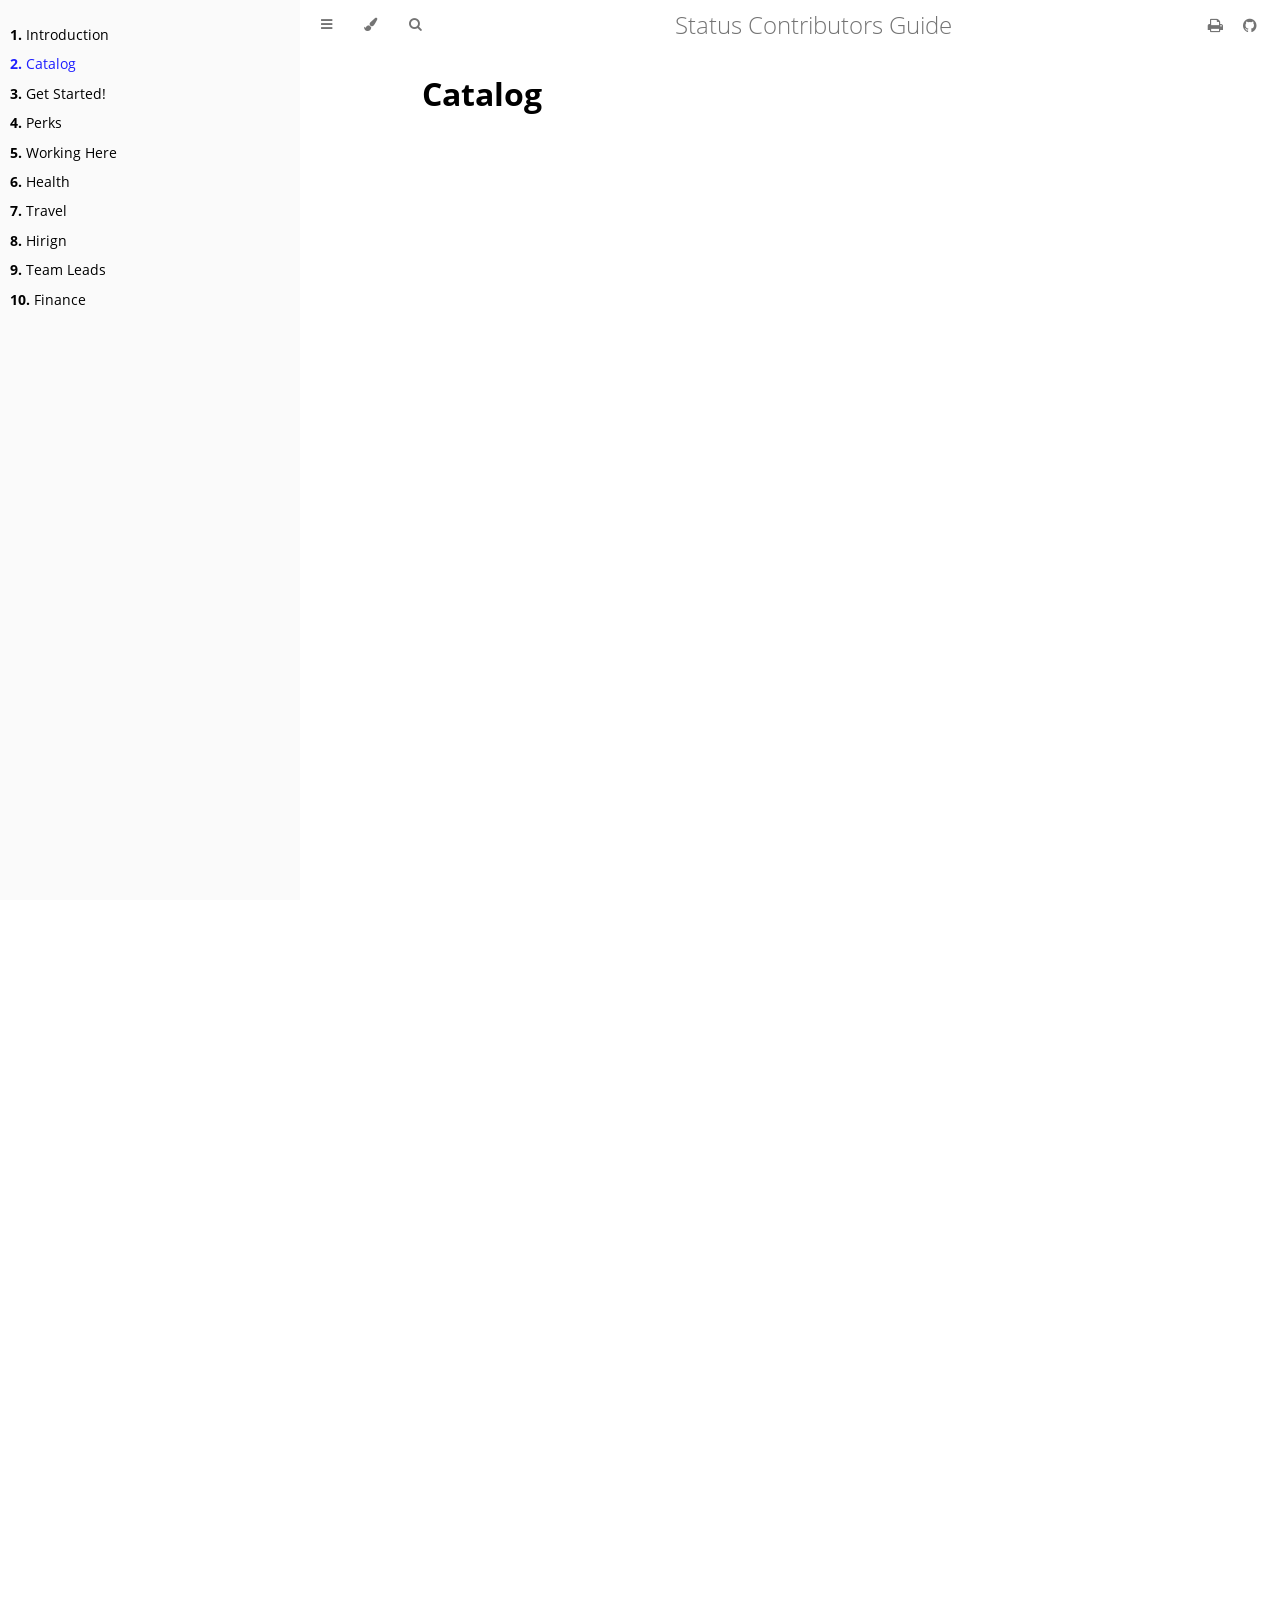
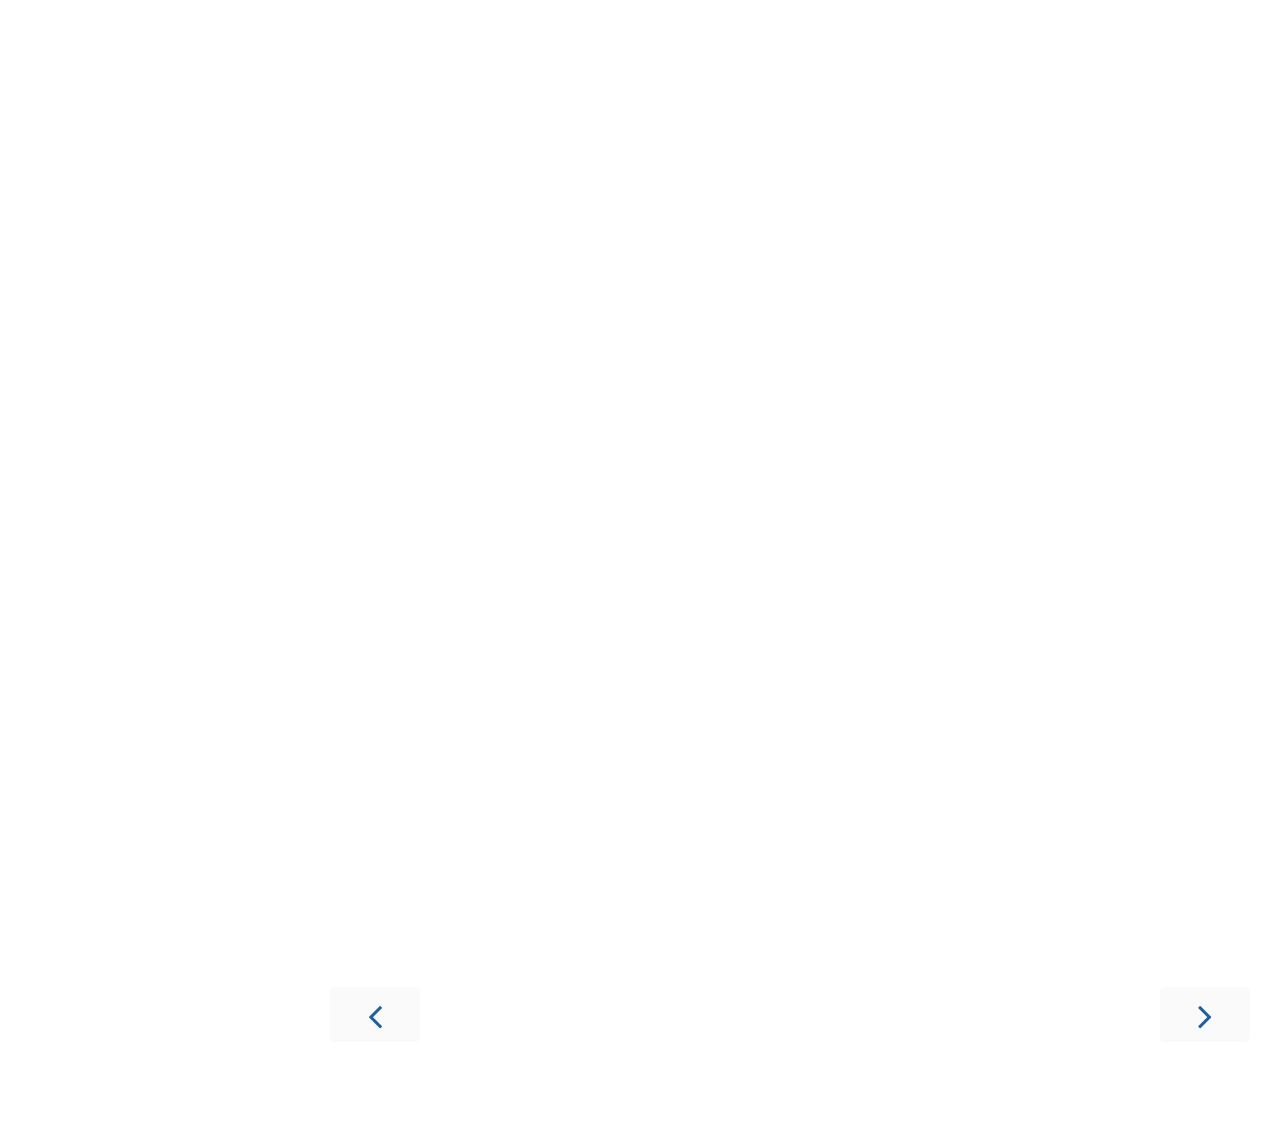
<file: catalog.html>
<!DOCTYPE HTML>
<html lang="en" class="sidebar-visible no-js light">
    <head>
        <!-- Book generated using mdBook -->
        <meta charset="UTF-8">
        <title>Catalog - Status Contributors Guide</title>
                

        <!-- Custom HTML head -->
        

        <meta content="text/html; charset=utf-8" http-equiv="Content-Type">
        <meta name="description" content="">
        <meta name="viewport" content="width=device-width, initial-scale=1">
        <meta name="theme-color" content="#ffffff" />

                <link rel="icon" href="favicon.svg">
                        <link rel="shortcut icon" href="favicon.png">
                <link rel="stylesheet" href="css/variables.css">
        <link rel="stylesheet" href="css/general.css">
        <link rel="stylesheet" href="css/chrome.css">
                <link rel="stylesheet" href="css/print.css" media="print">
        
        <!-- Fonts -->
        <link rel="stylesheet" href="FontAwesome/css/font-awesome.css">
                <link rel="stylesheet" href="fonts/fonts.css">
        
        <!-- Highlight.js Stylesheets -->
        <link rel="stylesheet" href="highlight.css">
        <link rel="stylesheet" href="tomorrow-night.css">
        <link rel="stylesheet" href="ayu-highlight.css">

        <!-- Custom theme stylesheets -->
                <link rel="stylesheet" href="custom.css">
        
            </head>
    <body>
        <!-- Provide site root to javascript -->
        <script type="text/javascript">
            var path_to_root = "";
            var default_theme = window.matchMedia("(prefers-color-scheme: dark)").matches ? "navy" : "light";
        </script>

        <!-- Work around some values being stored in localStorage wrapped in quotes -->
        <script type="text/javascript">
            try {
                var theme = localStorage.getItem('mdbook-theme');
                var sidebar = localStorage.getItem('mdbook-sidebar');

                if (theme.startsWith('"') && theme.endsWith('"')) {
                    localStorage.setItem('mdbook-theme', theme.slice(1, theme.length - 1));
                }

                if (sidebar.startsWith('"') && sidebar.endsWith('"')) {
                    localStorage.setItem('mdbook-sidebar', sidebar.slice(1, sidebar.length - 1));
                }
            } catch (e) { }
        </script>

        <!-- Set the theme before any content is loaded, prevents flash -->
        <script type="text/javascript">
            var theme;
            try { theme = localStorage.getItem('mdbook-theme'); } catch(e) { }
            if (theme === null || theme === undefined) { theme = default_theme; }
            var html = document.querySelector('html');
            html.classList.remove('no-js')
            html.classList.remove('light')
            html.classList.add(theme);
            html.classList.add('js');
        </script>

        <!-- Hide / unhide sidebar before it is displayed -->
        <script type="text/javascript">
            var html = document.querySelector('html');
            var sidebar = 'hidden';
            if (document.body.clientWidth >= 1080) {
                try { sidebar = localStorage.getItem('mdbook-sidebar'); } catch(e) { }
                sidebar = sidebar || 'visible';
            }
            html.classList.remove('sidebar-visible');
            html.classList.add("sidebar-" + sidebar);
        </script>

        <nav id="sidebar" class="sidebar" aria-label="Table of contents">
            <div class="sidebar-scrollbox">
                <ol class="chapter"><li class="chapter-item expanded "><a href="index.html"><strong aria-hidden="true">1.</strong> Introduction</a></li><li class="chapter-item expanded "><a href="catalog.html" class="active"><strong aria-hidden="true">2.</strong> Catalog</a></li><li class="chapter-item expanded "><a href="get-started/index.html"><strong aria-hidden="true">3.</strong> Get Started!</a></li><li class="chapter-item expanded "><a href="perks/index.html"><strong aria-hidden="true">4.</strong> Perks</a></li><li class="chapter-item expanded "><a href="working-here/index.html"><strong aria-hidden="true">5.</strong> Working Here</a></li><li class="chapter-item expanded "><a href="health/index.html"><strong aria-hidden="true">6.</strong> Health</a></li><li class="chapter-item expanded "><a href="travel/index.html"><strong aria-hidden="true">7.</strong> Travel</a></li><li class="chapter-item expanded "><a href="hiring/index.html"><strong aria-hidden="true">8.</strong> Hirign</a></li><li class="chapter-item expanded "><a href="team-leads/index.html"><strong aria-hidden="true">9.</strong> Team Leads</a></li><li class="chapter-item expanded "><a href="finance/index.html"><strong aria-hidden="true">10.</strong> Finance</a></li></ol>            </div>
            <div id="sidebar-resize-handle" class="sidebar-resize-handle"></div>
        </nav>

        <div id="page-wrapper" class="page-wrapper">

            <div class="page">
                
                <div id="menu-bar-hover-placeholder"></div>
                <div id="menu-bar" class="menu-bar sticky bordered">
                    <div class="left-buttons">
                        <button id="sidebar-toggle" class="icon-button" type="button" title="Toggle Table of Contents" aria-label="Toggle Table of Contents" aria-controls="sidebar">
                            <i class="fa fa-bars"></i>
                        </button>
                        <button id="theme-toggle" class="icon-button" type="button" title="Change theme" aria-label="Change theme" aria-haspopup="true" aria-expanded="false" aria-controls="theme-list">
                            <i class="fa fa-paint-brush"></i>
                        </button>
                        <ul id="theme-list" class="theme-popup" aria-label="Themes" role="menu">
                            <li role="none"><button role="menuitem" class="theme" id="light">Light (default)</button></li>
                            <li role="none"><button role="menuitem" class="theme" id="rust">Rust</button></li>
                            <li role="none"><button role="menuitem" class="theme" id="coal">Coal</button></li>
                            <li role="none"><button role="menuitem" class="theme" id="navy">Navy</button></li>
                            <li role="none"><button role="menuitem" class="theme" id="ayu">Ayu</button></li>
                        </ul>
                                                <button id="search-toggle" class="icon-button" type="button" title="Search. (Shortkey: s)" aria-label="Toggle Searchbar" aria-expanded="false" aria-keyshortcuts="S" aria-controls="searchbar">
                            <i class="fa fa-search"></i>
                        </button>
                                            </div>

                    <h1 class="menu-title">Status Contributors Guide</h1>

                    <div class="right-buttons">
                                                <a href="print.html" title="Print this book" aria-label="Print this book">
                            <i id="print-button" class="fa fa-print"></i>
                        </a>
                                                                        <a href="https://github.com/status-im/handbook.status.im" title="Git repository" aria-label="Git repository">
                            <i id="git-repository-button" class="fa fa-github"></i>
                        </a>
                                                
                    </div>
                </div>

                                <div id="search-wrapper" class="hidden">
                    <form id="searchbar-outer" class="searchbar-outer">
                        <input type="search" id="searchbar" name="searchbar" placeholder="Search this book ..." aria-controls="searchresults-outer" aria-describedby="searchresults-header">
                    </form>
                    <div id="searchresults-outer" class="searchresults-outer hidden">
                        <div id="searchresults-header" class="searchresults-header"></div>
                        <ul id="searchresults">
                        </ul>
                    </div>
                </div>
                
                <!-- Apply ARIA attributes after the sidebar and the sidebar toggle button are added to the DOM -->
                <script type="text/javascript">
                    document.getElementById('sidebar-toggle').setAttribute('aria-expanded', sidebar === 'visible');
                    document.getElementById('sidebar').setAttribute('aria-hidden', sidebar !== 'visible');
                    Array.from(document.querySelectorAll('#sidebar a')).forEach(function(link) {
                        link.setAttribute('tabIndex', sidebar === 'visible' ? 0 : -1);
                    });
                </script>

                <div id="content" class="content">
                    <main>
                        <h1 id="catalog"><a class="header" href="#catalog">Catalog</a></h1>
<style>
div#content>main {
    margin-left: 10%;
    margin-right: 10%;
    max-width: 100%;
}

div#content>main>iframe.contacts {
    display: block;
    width: 100%;
    height: 550em;
    border: none;
}
</style>
<iframe src="https://contacts.status.im/" class="contacts"></iframe>

                    </main>

                    <nav class="nav-wrapper" aria-label="Page navigation">
                        <!-- Mobile navigation buttons -->
                                                    <a rel="prev" href="index.html" class="mobile-nav-chapters previous" title="Previous chapter" aria-label="Previous chapter" aria-keyshortcuts="Left">
                                <i class="fa fa-angle-left"></i>
                            </a>
                        
                                                    <a rel="next" href="get-started/index.html" class="mobile-nav-chapters next" title="Next chapter" aria-label="Next chapter" aria-keyshortcuts="Right">
                                <i class="fa fa-angle-right"></i>
                            </a>
                        
                        <div style="clear: both"></div>
                    </nav>
                </div>
            </div>

            <nav class="nav-wide-wrapper" aria-label="Page navigation">
                                    <a rel="prev" href="index.html" class="nav-chapters previous" title="Previous chapter" aria-label="Previous chapter" aria-keyshortcuts="Left">
                        <i class="fa fa-angle-left"></i>
                    </a>
                
                                    <a rel="next" href="get-started/index.html" class="nav-chapters next" title="Next chapter" aria-label="Next chapter" aria-keyshortcuts="Right">
                        <i class="fa fa-angle-right"></i>
                    </a>
                            </nav>

        </div>

        
        
        
                <script type="text/javascript">
            window.playground_copyable = true;
        </script>
        
        
                <script src="elasticlunr.min.js" type="text/javascript" charset="utf-8"></script>
        <script src="mark.min.js" type="text/javascript" charset="utf-8"></script>
        <script src="searcher.js" type="text/javascript" charset="utf-8"></script>
        
        <script src="clipboard.min.js" type="text/javascript" charset="utf-8"></script>
        <script src="highlight.js" type="text/javascript" charset="utf-8"></script>
        <script src="book.js" type="text/javascript" charset="utf-8"></script>

        <!-- Custom JS scripts -->
        
        
    </body>
</html>
</file>
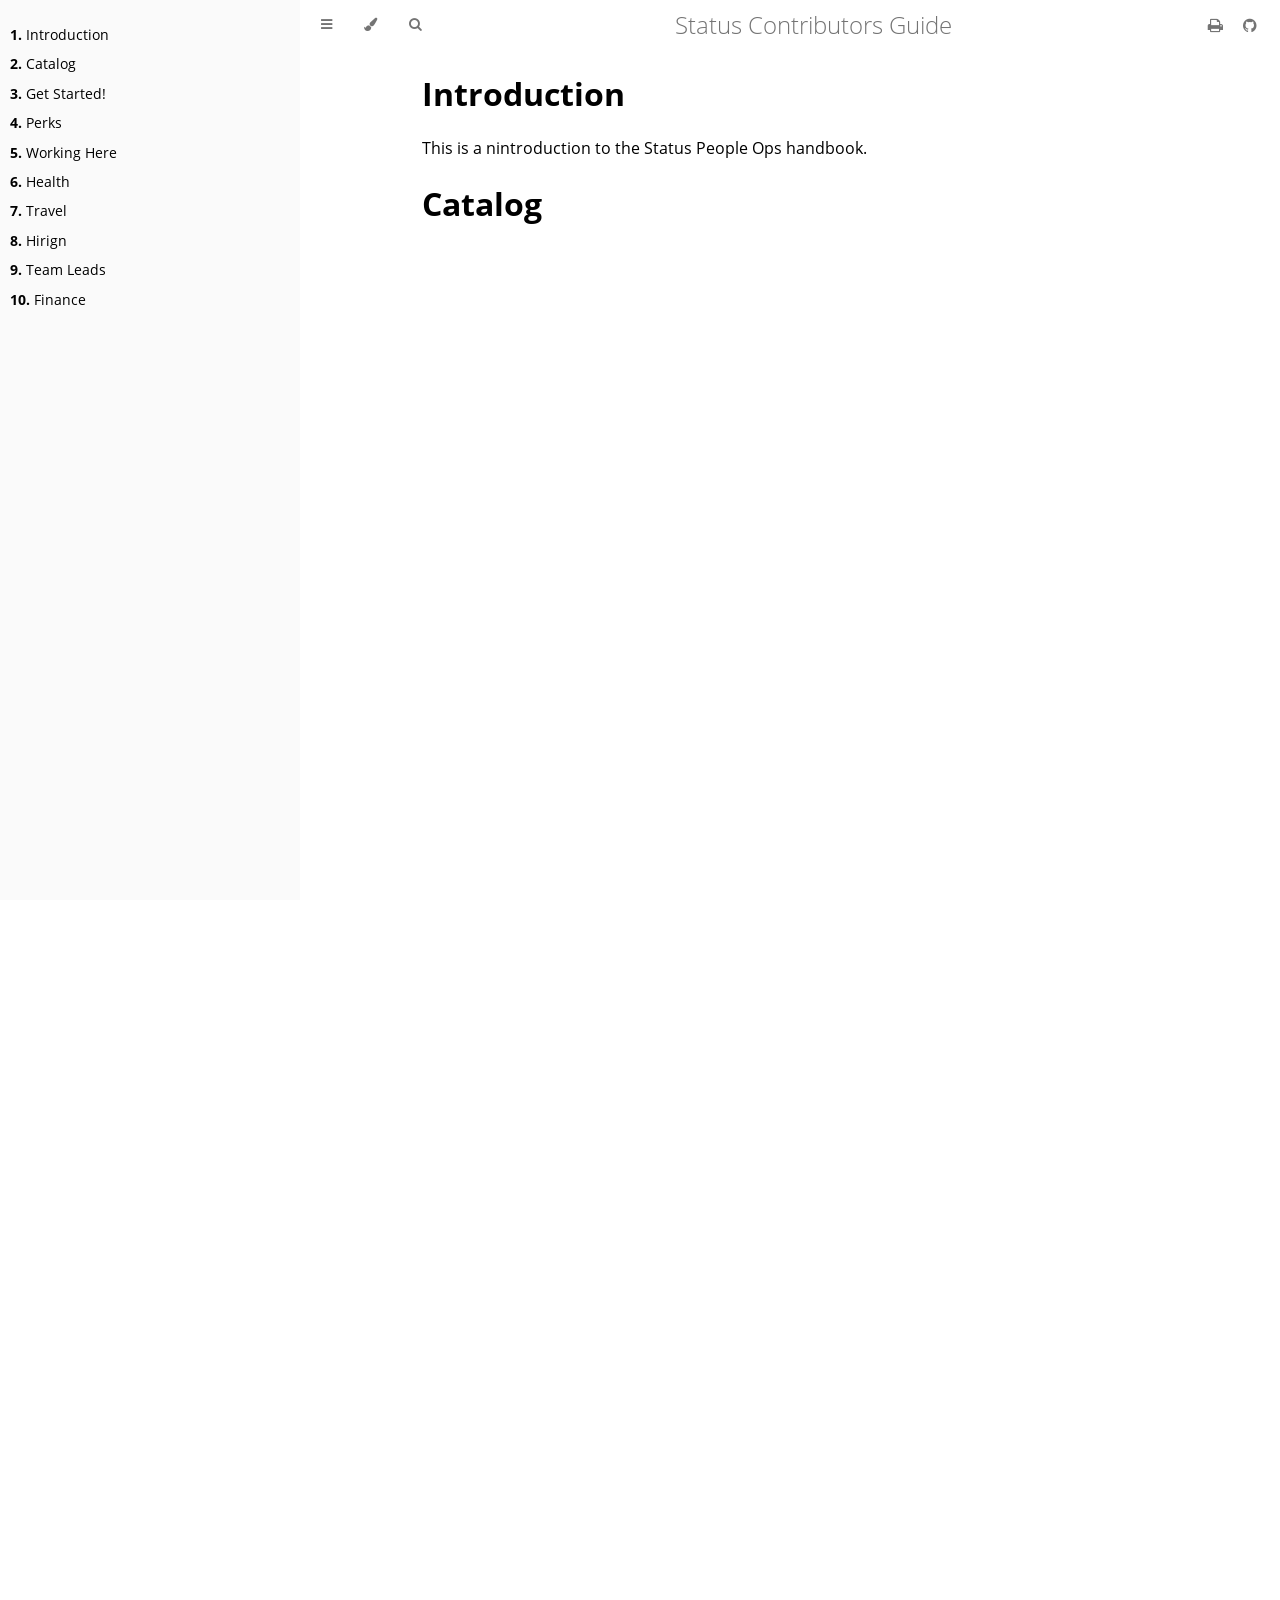
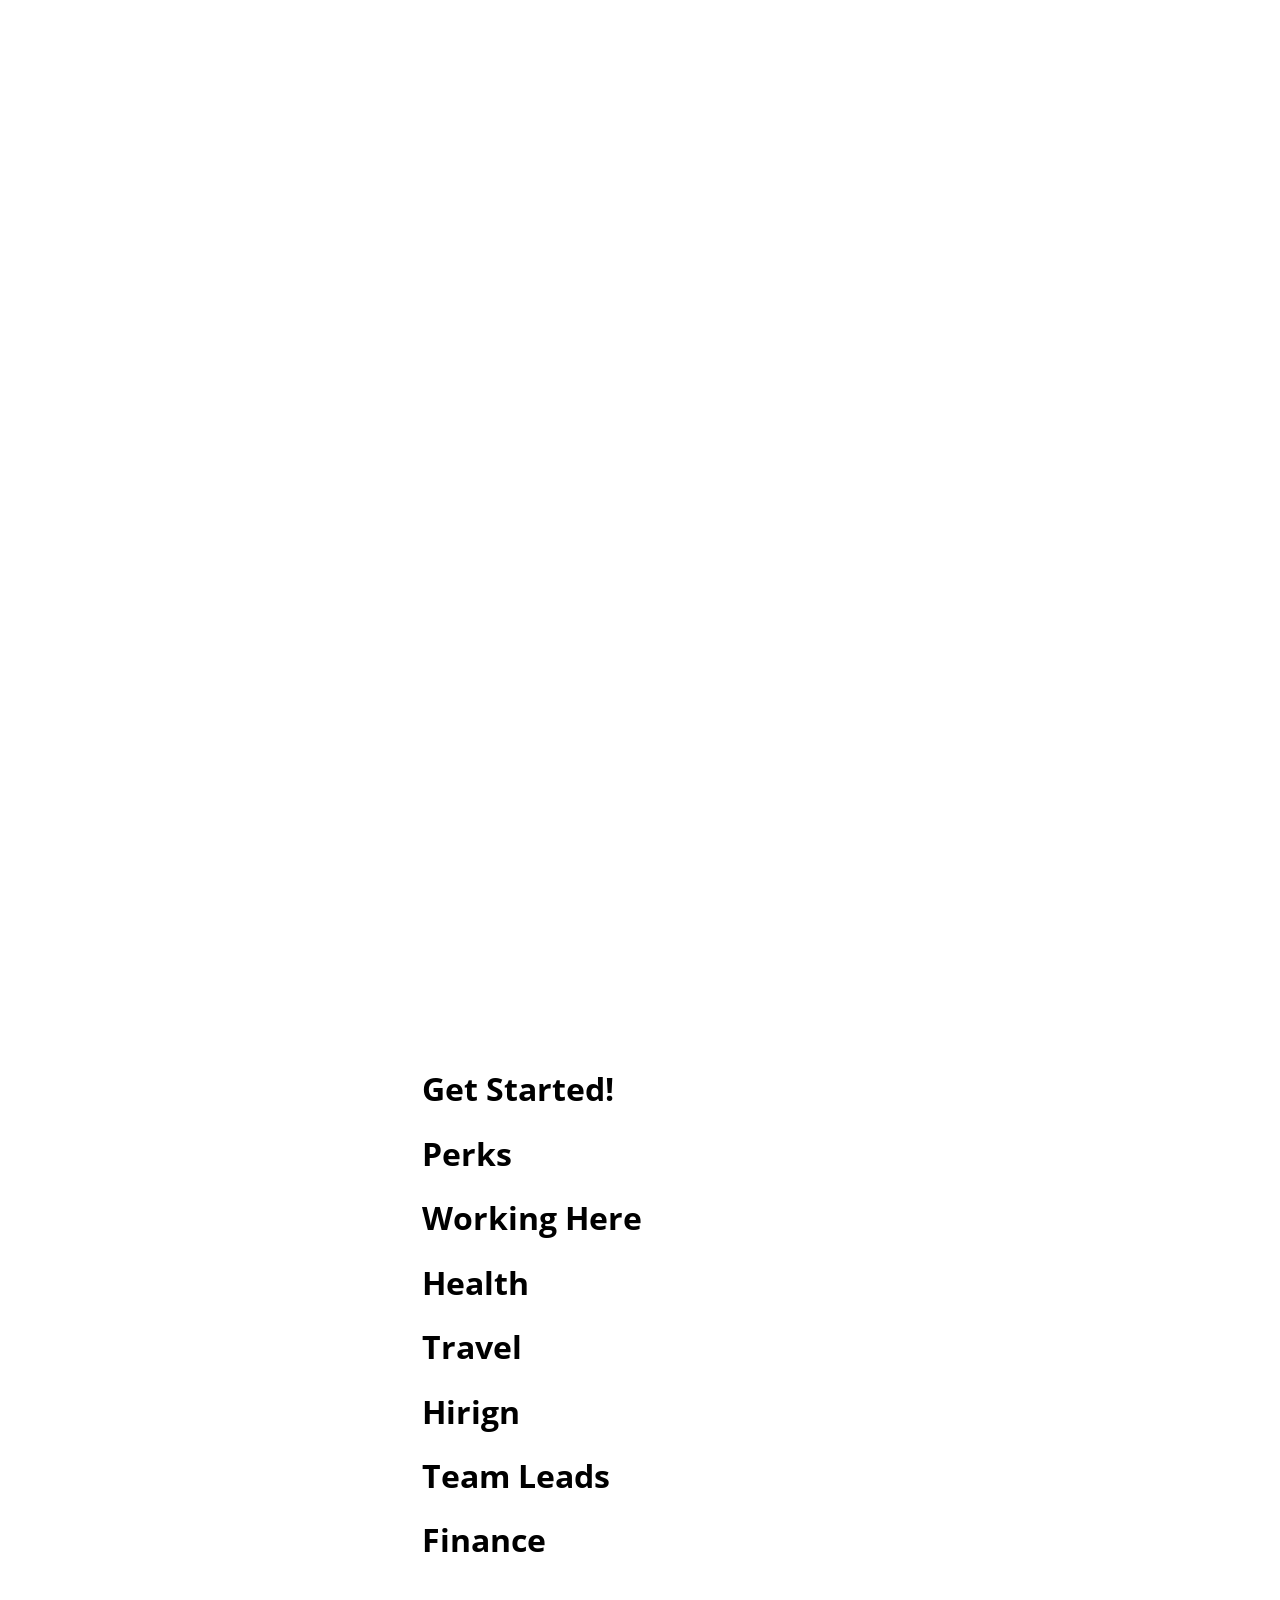
<file: print.html>
<!DOCTYPE HTML>
<html lang="en" class="sidebar-visible no-js light">
    <head>
        <!-- Book generated using mdBook -->
        <meta charset="UTF-8">
        <title>Status Contributors Guide</title>
                <meta name="robots" content="noindex" />
                

        <!-- Custom HTML head -->
        

        <meta content="text/html; charset=utf-8" http-equiv="Content-Type">
        <meta name="description" content="">
        <meta name="viewport" content="width=device-width, initial-scale=1">
        <meta name="theme-color" content="#ffffff" />

                <link rel="icon" href="favicon.svg">
                        <link rel="shortcut icon" href="favicon.png">
                <link rel="stylesheet" href="css/variables.css">
        <link rel="stylesheet" href="css/general.css">
        <link rel="stylesheet" href="css/chrome.css">
                <link rel="stylesheet" href="css/print.css" media="print">
        
        <!-- Fonts -->
        <link rel="stylesheet" href="FontAwesome/css/font-awesome.css">
                <link rel="stylesheet" href="fonts/fonts.css">
        
        <!-- Highlight.js Stylesheets -->
        <link rel="stylesheet" href="highlight.css">
        <link rel="stylesheet" href="tomorrow-night.css">
        <link rel="stylesheet" href="ayu-highlight.css">

        <!-- Custom theme stylesheets -->
                <link rel="stylesheet" href="custom.css">
        
            </head>
    <body>
        <!-- Provide site root to javascript -->
        <script type="text/javascript">
            var path_to_root = "";
            var default_theme = window.matchMedia("(prefers-color-scheme: dark)").matches ? "navy" : "light";
        </script>

        <!-- Work around some values being stored in localStorage wrapped in quotes -->
        <script type="text/javascript">
            try {
                var theme = localStorage.getItem('mdbook-theme');
                var sidebar = localStorage.getItem('mdbook-sidebar');

                if (theme.startsWith('"') && theme.endsWith('"')) {
                    localStorage.setItem('mdbook-theme', theme.slice(1, theme.length - 1));
                }

                if (sidebar.startsWith('"') && sidebar.endsWith('"')) {
                    localStorage.setItem('mdbook-sidebar', sidebar.slice(1, sidebar.length - 1));
                }
            } catch (e) { }
        </script>

        <!-- Set the theme before any content is loaded, prevents flash -->
        <script type="text/javascript">
            var theme;
            try { theme = localStorage.getItem('mdbook-theme'); } catch(e) { }
            if (theme === null || theme === undefined) { theme = default_theme; }
            var html = document.querySelector('html');
            html.classList.remove('no-js')
            html.classList.remove('light')
            html.classList.add(theme);
            html.classList.add('js');
        </script>

        <!-- Hide / unhide sidebar before it is displayed -->
        <script type="text/javascript">
            var html = document.querySelector('html');
            var sidebar = 'hidden';
            if (document.body.clientWidth >= 1080) {
                try { sidebar = localStorage.getItem('mdbook-sidebar'); } catch(e) { }
                sidebar = sidebar || 'visible';
            }
            html.classList.remove('sidebar-visible');
            html.classList.add("sidebar-" + sidebar);
        </script>

        <nav id="sidebar" class="sidebar" aria-label="Table of contents">
            <div class="sidebar-scrollbox">
                <ol class="chapter"><li class="chapter-item expanded "><a href="index.html"><strong aria-hidden="true">1.</strong> Introduction</a></li><li class="chapter-item expanded "><a href="catalog.html"><strong aria-hidden="true">2.</strong> Catalog</a></li><li class="chapter-item expanded "><a href="get-started/index.html"><strong aria-hidden="true">3.</strong> Get Started!</a></li><li class="chapter-item expanded "><a href="perks/index.html"><strong aria-hidden="true">4.</strong> Perks</a></li><li class="chapter-item expanded "><a href="working-here/index.html"><strong aria-hidden="true">5.</strong> Working Here</a></li><li class="chapter-item expanded "><a href="health/index.html"><strong aria-hidden="true">6.</strong> Health</a></li><li class="chapter-item expanded "><a href="travel/index.html"><strong aria-hidden="true">7.</strong> Travel</a></li><li class="chapter-item expanded "><a href="hiring/index.html"><strong aria-hidden="true">8.</strong> Hirign</a></li><li class="chapter-item expanded "><a href="team-leads/index.html"><strong aria-hidden="true">9.</strong> Team Leads</a></li><li class="chapter-item expanded "><a href="finance/index.html"><strong aria-hidden="true">10.</strong> Finance</a></li></ol>            </div>
            <div id="sidebar-resize-handle" class="sidebar-resize-handle"></div>
        </nav>

        <div id="page-wrapper" class="page-wrapper">

            <div class="page">
                
                <div id="menu-bar-hover-placeholder"></div>
                <div id="menu-bar" class="menu-bar sticky bordered">
                    <div class="left-buttons">
                        <button id="sidebar-toggle" class="icon-button" type="button" title="Toggle Table of Contents" aria-label="Toggle Table of Contents" aria-controls="sidebar">
                            <i class="fa fa-bars"></i>
                        </button>
                        <button id="theme-toggle" class="icon-button" type="button" title="Change theme" aria-label="Change theme" aria-haspopup="true" aria-expanded="false" aria-controls="theme-list">
                            <i class="fa fa-paint-brush"></i>
                        </button>
                        <ul id="theme-list" class="theme-popup" aria-label="Themes" role="menu">
                            <li role="none"><button role="menuitem" class="theme" id="light">Light (default)</button></li>
                            <li role="none"><button role="menuitem" class="theme" id="rust">Rust</button></li>
                            <li role="none"><button role="menuitem" class="theme" id="coal">Coal</button></li>
                            <li role="none"><button role="menuitem" class="theme" id="navy">Navy</button></li>
                            <li role="none"><button role="menuitem" class="theme" id="ayu">Ayu</button></li>
                        </ul>
                                                <button id="search-toggle" class="icon-button" type="button" title="Search. (Shortkey: s)" aria-label="Toggle Searchbar" aria-expanded="false" aria-keyshortcuts="S" aria-controls="searchbar">
                            <i class="fa fa-search"></i>
                        </button>
                                            </div>

                    <h1 class="menu-title">Status Contributors Guide</h1>

                    <div class="right-buttons">
                                                <a href="print.html" title="Print this book" aria-label="Print this book">
                            <i id="print-button" class="fa fa-print"></i>
                        </a>
                                                                        <a href="https://github.com/status-im/handbook.status.im" title="Git repository" aria-label="Git repository">
                            <i id="git-repository-button" class="fa fa-github"></i>
                        </a>
                                                
                    </div>
                </div>

                                <div id="search-wrapper" class="hidden">
                    <form id="searchbar-outer" class="searchbar-outer">
                        <input type="search" id="searchbar" name="searchbar" placeholder="Search this book ..." aria-controls="searchresults-outer" aria-describedby="searchresults-header">
                    </form>
                    <div id="searchresults-outer" class="searchresults-outer hidden">
                        <div id="searchresults-header" class="searchresults-header"></div>
                        <ul id="searchresults">
                        </ul>
                    </div>
                </div>
                
                <!-- Apply ARIA attributes after the sidebar and the sidebar toggle button are added to the DOM -->
                <script type="text/javascript">
                    document.getElementById('sidebar-toggle').setAttribute('aria-expanded', sidebar === 'visible');
                    document.getElementById('sidebar').setAttribute('aria-hidden', sidebar !== 'visible');
                    Array.from(document.querySelectorAll('#sidebar a')).forEach(function(link) {
                        link.setAttribute('tabIndex', sidebar === 'visible' ? 0 : -1);
                    });
                </script>

                <div id="content" class="content">
                    <main>
                        <h1 id="introduction"><a class="header" href="#introduction">Introduction</a></h1>
<p>This is a nintroduction to the Status People Ops handbook.</p>
<div style="break-before: page; page-break-before: always;"></div><h1 id="catalog"><a class="header" href="#catalog">Catalog</a></h1>
<style>
div#content>main {
    margin-left: 10%;
    margin-right: 10%;
    max-width: 100%;
}

div#content>main>iframe.contacts {
    display: block;
    width: 100%;
    height: 550em;
    border: none;
}
</style>
<iframe src="https://contacts.status.im/" class="contacts"></iframe>
<div style="break-before: page; page-break-before: always;"></div><h1 id="get-started"><a class="header" href="#get-started">Get Started!</a></h1>
<div style="break-before: page; page-break-before: always;"></div><h1 id="perks"><a class="header" href="#perks">Perks</a></h1>
<div style="break-before: page; page-break-before: always;"></div><h1 id="working-here"><a class="header" href="#working-here">Working Here</a></h1>
<div style="break-before: page; page-break-before: always;"></div><h1 id="health"><a class="header" href="#health">Health</a></h1>
<div style="break-before: page; page-break-before: always;"></div><h1 id="travel"><a class="header" href="#travel">Travel</a></h1>
<div style="break-before: page; page-break-before: always;"></div><h1 id="hirign"><a class="header" href="#hirign">Hirign</a></h1>
<div style="break-before: page; page-break-before: always;"></div><h1 id="team-leads"><a class="header" href="#team-leads">Team Leads</a></h1>
<div style="break-before: page; page-break-before: always;"></div><h1 id="finance"><a class="header" href="#finance">Finance</a></h1>

                    </main>

                    <nav class="nav-wrapper" aria-label="Page navigation">
                        <!-- Mobile navigation buttons -->
                        
                        
                        <div style="clear: both"></div>
                    </nav>
                </div>
            </div>

            <nav class="nav-wide-wrapper" aria-label="Page navigation">
                
                            </nav>

        </div>

        
        
        
                <script type="text/javascript">
            window.playground_copyable = true;
        </script>
        
        
                <script src="elasticlunr.min.js" type="text/javascript" charset="utf-8"></script>
        <script src="mark.min.js" type="text/javascript" charset="utf-8"></script>
        <script src="searcher.js" type="text/javascript" charset="utf-8"></script>
        
        <script src="clipboard.min.js" type="text/javascript" charset="utf-8"></script>
        <script src="highlight.js" type="text/javascript" charset="utf-8"></script>
        <script src="book.js" type="text/javascript" charset="utf-8"></script>

        <!-- Custom JS scripts -->
        
                        <script type="text/javascript">
        window.addEventListener('load', function() {
            window.setTimeout(window.print, 100);
        });
        </script>
                
    </body>
</html>
</file>
<file: css/variables.css>
/* Globals */

:root {
    --sidebar-width: 300px;
    --page-padding: 15px;
    --content-max-width: 750px;
    --menu-bar-height: 50px;
}

/* Themes */

.ayu {
    --bg: hsl(210, 25%, 8%);
    --fg: #c5c5c5;

    --sidebar-bg: #14191f;
    --sidebar-fg: #c8c9db;
    --sidebar-non-existant: #5c6773;
    --sidebar-active: #ffb454;
    --sidebar-spacer: #2d334f;

    --scrollbar: var(--sidebar-fg);

    --icons: #737480;
    --icons-hover: #b7b9cc;

    --links: #0096cf;

    --inline-code-color: #ffb454;

    --theme-popup-bg: #14191f;
    --theme-popup-border: #5c6773;
    --theme-hover: #191f26;

    --quote-bg: hsl(226, 15%, 17%);
    --quote-border: hsl(226, 15%, 22%);

    --table-border-color: hsl(210, 25%, 13%);
    --table-header-bg: hsl(210, 25%, 28%);
    --table-alternate-bg: hsl(210, 25%, 11%);

    --searchbar-border-color: #848484;
    --searchbar-bg: #424242;
    --searchbar-fg: #fff;
    --searchbar-shadow-color: #d4c89f;
    --searchresults-header-fg: #666;
    --searchresults-border-color: #888;
    --searchresults-li-bg: #252932;
    --search-mark-bg: #e3b171;
}

.coal {
    --bg: hsl(200, 7%, 8%);
    --fg: #98a3ad;

    --sidebar-bg: #292c2f;
    --sidebar-fg: #a1adb8;
    --sidebar-non-existant: #505254;
    --sidebar-active: #3473ad;
    --sidebar-spacer: #393939;

    --scrollbar: var(--sidebar-fg);

    --icons: #43484d;
    --icons-hover: #b3c0cc;

    --links: #2b79a2;

    --inline-code-color: #c5c8c6;;

    --theme-popup-bg: #141617;
    --theme-popup-border: #43484d;
    --theme-hover: #1f2124;

    --quote-bg: hsl(234, 21%, 18%);
    --quote-border: hsl(234, 21%, 23%);

    --table-border-color: hsl(200, 7%, 13%);
    --table-header-bg: hsl(200, 7%, 28%);
    --table-alternate-bg: hsl(200, 7%, 11%);

    --searchbar-border-color: #aaa;
    --searchbar-bg: #b7b7b7;
    --searchbar-fg: #000;
    --searchbar-shadow-color: #aaa;
    --searchresults-header-fg: #666;
    --searchresults-border-color: #98a3ad;
    --searchresults-li-bg: #2b2b2f;
    --search-mark-bg: #355c7d;
}

.light {
    --bg: hsl(0, 0%, 100%);
    --fg: hsl(0, 0%, 0%);

    --sidebar-bg: #fafafa;
    --sidebar-fg: hsl(0, 0%, 0%);
    --sidebar-non-existant: #aaaaaa;
    --sidebar-active: #1f1fff;
    --sidebar-spacer: #f4f4f4;

    --scrollbar: #8F8F8F;

    --icons: #747474;
    --icons-hover: #000000;

    --links: #20609f;

    --inline-code-color: #301900;

    --theme-popup-bg: #fafafa;
    --theme-popup-border: #cccccc;
    --theme-hover: #e6e6e6;

    --quote-bg: hsl(197, 37%, 96%);
    --quote-border: hsl(197, 37%, 91%);

    --table-border-color: hsl(0, 0%, 95%);
    --table-header-bg: hsl(0, 0%, 80%);
    --table-alternate-bg: hsl(0, 0%, 97%);

    --searchbar-border-color: #aaa;
    --searchbar-bg: #fafafa;
    --searchbar-fg: #000;
    --searchbar-shadow-color: #aaa;
    --searchresults-header-fg: #666;
    --searchresults-border-color: #888;
    --searchresults-li-bg: #e4f2fe;
    --search-mark-bg: #a2cff5;
}

.navy {
    --bg: hsl(226, 23%, 11%);
    --fg: #bcbdd0;

    --sidebar-bg: #282d3f;
    --sidebar-fg: #c8c9db;
    --sidebar-non-existant: #505274;
    --sidebar-active: #2b79a2;
    --sidebar-spacer: #2d334f;

    --scrollbar: var(--sidebar-fg);

    --icons: #737480;
    --icons-hover: #b7b9cc;

    --links: #2b79a2;

    --inline-code-color: #c5c8c6;;

    --theme-popup-bg: #161923;
    --theme-popup-border: #737480;
    --theme-hover: #282e40;

    --quote-bg: hsl(226, 15%, 17%);
    --quote-border: hsl(226, 15%, 22%);

    --table-border-color: hsl(226, 23%, 16%);
    --table-header-bg: hsl(226, 23%, 31%);
    --table-alternate-bg: hsl(226, 23%, 14%);

    --searchbar-border-color: #aaa;
    --searchbar-bg: #aeaec6;
    --searchbar-fg: #000;
    --searchbar-shadow-color: #aaa;
    --searchresults-header-fg: #5f5f71;
    --searchresults-border-color: #5c5c68;
    --searchresults-li-bg: #242430;
    --search-mark-bg: #a2cff5;
}

.rust {
    --bg: hsl(60, 9%, 87%);
    --fg: #262625;

    --sidebar-bg: #3b2e2a;
    --sidebar-fg: #c8c9db;
    --sidebar-non-existant: #505254;
    --sidebar-active: #e69f67;
    --sidebar-spacer: #45373a;

    --scrollbar: var(--sidebar-fg);

    --icons: #737480;
    --icons-hover: #262625;

    --links: #2b79a2;

    --inline-code-color: #6e6b5e;

    --theme-popup-bg: #e1e1db;
    --theme-popup-border: #b38f6b;
    --theme-hover: #99908a;

    --quote-bg: hsl(60, 5%, 75%);
    --quote-border: hsl(60, 5%, 70%);

    --table-border-color: hsl(60, 9%, 82%);
    --table-header-bg: #b3a497;
    --table-alternate-bg: hsl(60, 9%, 84%);

    --searchbar-border-color: #aaa;
    --searchbar-bg: #fafafa;
    --searchbar-fg: #000;
    --searchbar-shadow-color: #aaa;
    --searchresults-header-fg: #666;
    --searchresults-border-color: #888;
    --searchresults-li-bg: #dec2a2;
    --search-mark-bg: #e69f67;
}

@media (prefers-color-scheme: dark) {
    .light.no-js {
        --bg: hsl(200, 7%, 8%);
        --fg: #98a3ad;

        --sidebar-bg: #292c2f;
        --sidebar-fg: #a1adb8;
        --sidebar-non-existant: #505254;
        --sidebar-active: #3473ad;
        --sidebar-spacer: #393939;

        --scrollbar: var(--sidebar-fg);

        --icons: #43484d;
        --icons-hover: #b3c0cc;

        --links: #2b79a2;

        --inline-code-color: #c5c8c6;;

        --theme-popup-bg: #141617;
        --theme-popup-border: #43484d;
        --theme-hover: #1f2124;

        --quote-bg: hsl(234, 21%, 18%);
        --quote-border: hsl(234, 21%, 23%);

        --table-border-color: hsl(200, 7%, 13%);
        --table-header-bg: hsl(200, 7%, 28%);
        --table-alternate-bg: hsl(200, 7%, 11%);

        --searchbar-border-color: #aaa;
        --searchbar-bg: #b7b7b7;
        --searchbar-fg: #000;
        --searchbar-shadow-color: #aaa;
        --searchresults-header-fg: #666;
        --searchresults-border-color: #98a3ad;
        --searchresults-li-bg: #2b2b2f;
        --search-mark-bg: #355c7d;
    }
}
</file>
<file: css/general.css>
/* Base styles and content styles */

@import 'variables.css';

:root {
    /* Browser default font-size is 16px, this way 1 rem = 10px */
    font-size: 62.5%;
}

html {
    font-family: "Open Sans", sans-serif;
    color: var(--fg);
    background-color: var(--bg);
    text-size-adjust: none;
}

body {
    margin: 0;
    font-size: 1.6rem;
    overflow-x: hidden;
}

code {
    font-family: "Source Code Pro", Consolas, "Ubuntu Mono", Menlo, "DejaVu Sans Mono", monospace, monospace !important;
    font-size: 0.875em; /* please adjust the ace font size accordingly in editor.js */
}

/* Don't change font size in headers. */
h1 code, h2 code, h3 code, h4 code, h5 code, h6 code {
    font-size: unset;
}

.left { float: left; }
.right { float: right; }
.boring { opacity: 0.6; }
.hide-boring .boring { display: none; }
.hidden { display: none !important; }

h2, h3 { margin-top: 2.5em; }
h4, h5 { margin-top: 2em; }

.header + .header h3,
.header + .header h4,
.header + .header h5 {
    margin-top: 1em;
}

h1:target::before,
h2:target::before,
h3:target::before,
h4:target::before,
h5:target::before,
h6:target::before {
    display: inline-block;
    content: "»";
    margin-left: -30px;
    width: 30px;
}

/* This is broken on Safari as of version 14, but is fixed
   in Safari Technology Preview 117 which I think will be Safari 14.2.
   https://bugs.webkit.org/show_bug.cgi?id=218076
*/
:target {
    scroll-margin-top: calc(var(--menu-bar-height) + 0.5em);
}

.page {
    outline: 0;
    padding: 0 var(--page-padding);
    margin-top: calc(0px - var(--menu-bar-height)); /* Compensate for the #menu-bar-hover-placeholder */
}
.page-wrapper {
    box-sizing: border-box;
}
.js:not(.sidebar-resizing) .page-wrapper {
    transition: margin-left 0.3s ease, transform 0.3s ease; /* Animation: slide away */
}

.content {
    overflow-y: auto;
    padding: 0 15px;
    padding-bottom: 50px;
}
.content main {
    margin-left: auto;
    margin-right: auto;
    max-width: var(--content-max-width);
}
.content p { line-height: 1.45em; }
.content ol { line-height: 1.45em; }
.content ul { line-height: 1.45em; }
.content a { text-decoration: none; }
.content a:hover { text-decoration: underline; }
.content img, .content video { max-width: 100%; }
.content .header:link,
.content .header:visited {
    color: var(--fg);
}
.content .header:link,
.content .header:visited:hover {
    text-decoration: none;
}

table {
    margin: 0 auto;
    border-collapse: collapse;
}
table td {
    padding: 3px 20px;
    border: 1px var(--table-border-color) solid;
}
table thead {
    background: var(--table-header-bg);
}
table thead td {
    font-weight: 700;
    border: none;
}
table thead th {
    padding: 3px 20px;
}
table thead tr {
    border: 1px var(--table-header-bg) solid;
}
/* Alternate background colors for rows */
table tbody tr:nth-child(2n) {
    background: var(--table-alternate-bg);
}


blockquote {
    margin: 20px 0;
    padding: 0 20px;
    color: var(--fg);
    background-color: var(--quote-bg);
    border-top: .1em solid var(--quote-border);
    border-bottom: .1em solid var(--quote-border);
}


:not(.footnote-definition) + .footnote-definition,
.footnote-definition + :not(.footnote-definition) {
    margin-top: 2em;
}
.footnote-definition {
    font-size: 0.9em;
    margin: 0.5em 0;
}
.footnote-definition p {
    display: inline;
}

.tooltiptext {
    position: absolute;
    visibility: hidden;
    color: #fff;
    background-color: #333;
    transform: translateX(-50%); /* Center by moving tooltip 50% of its width left */
    left: -8px; /* Half of the width of the icon */
    top: -35px;
    font-size: 0.8em;
    text-align: center;
    border-radius: 6px;
    padding: 5px 8px;
    margin: 5px;
    z-index: 1000;
}
.tooltipped .tooltiptext {
    visibility: visible;
}

.chapter li.part-title {
    color: var(--sidebar-fg);
    margin: 5px 0px;
    font-weight: bold;
}

.result-no-output {
    font-style: italic;
}
</file>
<file: css/chrome.css>
/* CSS for UI elements (a.k.a. chrome) */

@import 'variables.css';

::-webkit-scrollbar {
    background: var(--bg);
}
::-webkit-scrollbar-thumb {
    background: var(--scrollbar);
}
html {
    scrollbar-color: var(--scrollbar) var(--bg);
}
#searchresults a,
.content a:link,
a:visited,
a > .hljs {
    color: var(--links);
}

/* Menu Bar */

#menu-bar,
#menu-bar-hover-placeholder {
    z-index: 101;
    margin: auto calc(0px - var(--page-padding));
}
#menu-bar {
    position: relative;
    display: flex;
    flex-wrap: wrap;
    background-color: var(--bg);
    border-bottom-color: var(--bg);
    border-bottom-width: 1px;
    border-bottom-style: solid;
}
#menu-bar.sticky,
.js #menu-bar-hover-placeholder:hover + #menu-bar,
.js #menu-bar:hover,
.js.sidebar-visible #menu-bar {
    position: -webkit-sticky;
    position: sticky;
    top: 0 !important;
}
#menu-bar-hover-placeholder {
    position: sticky;
    position: -webkit-sticky;
    top: 0;
    height: var(--menu-bar-height);
}
#menu-bar.bordered {
    border-bottom-color: var(--table-border-color);
}
#menu-bar i, #menu-bar .icon-button {
    position: relative;
    padding: 0 8px;
    z-index: 10;
    line-height: var(--menu-bar-height);
    cursor: pointer;
    transition: color 0.5s;
}
@media only screen and (max-width: 420px) {
    #menu-bar i, #menu-bar .icon-button {
        padding: 0 5px;
    }
}

.icon-button {
    border: none;
    background: none;
    padding: 0;
    color: inherit;
}
.icon-button i {
    margin: 0;
}

.right-buttons {
    margin: 0 15px;
}
.right-buttons a {
    text-decoration: none;
}

.left-buttons {
    display: flex;
    margin: 0 5px;
}
.no-js .left-buttons {
    display: none;
}

.menu-title {
    display: inline-block;
    font-weight: 200;
    font-size: 2.4rem;
    line-height: var(--menu-bar-height);
    text-align: center;
    margin: 0;
    flex: 1;
    white-space: nowrap;
    overflow: hidden;
    text-overflow: ellipsis;
}
.js .menu-title {
    cursor: pointer;
}

.menu-bar,
.menu-bar:visited,
.nav-chapters,
.nav-chapters:visited,
.mobile-nav-chapters,
.mobile-nav-chapters:visited,
.menu-bar .icon-button,
.menu-bar a i {
    color: var(--icons);
}

.menu-bar i:hover,
.menu-bar .icon-button:hover,
.nav-chapters:hover,
.mobile-nav-chapters i:hover {
    color: var(--icons-hover);
}

/* Nav Icons */

.nav-chapters {
    font-size: 2.5em;
    text-align: center;
    text-decoration: none;

    position: fixed;
    top: 0;
    bottom: 0;
    margin: 0;
    max-width: 150px;
    min-width: 90px;

    display: flex;
    justify-content: center;
    align-content: center;
    flex-direction: column;

    transition: color 0.5s, background-color 0.5s;
}

.nav-chapters:hover {
    text-decoration: none;
    background-color: var(--theme-hover);
    transition: background-color 0.15s, color 0.15s;
}

.nav-wrapper {
    margin-top: 50px;
    display: none;
}

.mobile-nav-chapters {
    font-size: 2.5em;
    text-align: center;
    text-decoration: none;
    width: 90px;
    border-radius: 5px;
    background-color: var(--sidebar-bg);
}

.previous {
    float: left;
}

.next {
    float: right;
    right: var(--page-padding);
}

@media only screen and (max-width: 1080px) {
    .nav-wide-wrapper { display: none; }
    .nav-wrapper { display: block; }
}

@media only screen and (max-width: 1380px) {
    .sidebar-visible .nav-wide-wrapper { display: none; }
    .sidebar-visible .nav-wrapper { display: block; }
}

/* Inline code */

:not(pre) > .hljs {
    display: inline;
    padding: 0.1em 0.3em;
    border-radius: 3px;
}

:not(pre):not(a) > .hljs {
    color: var(--inline-code-color);
    overflow-x: initial;
}

a:hover > .hljs {
    text-decoration: underline;
}

pre {
    position: relative;
}
pre > .buttons {
    position: absolute;
    z-index: 100;
    right: 5px;
    top: 5px;

    color: var(--sidebar-fg);
    cursor: pointer;
}
pre > .buttons :hover {
    color: var(--sidebar-active);
}
pre > .buttons i {
    margin-left: 8px;
}
pre > .buttons button {
    color: inherit;
    background: transparent;
    border: none;
    cursor: inherit;
}
pre > .result {
    margin-top: 10px;
}

/* Search */

#searchresults a {
    text-decoration: none;
}

mark {
    border-radius: 2px;
    padding: 0 3px 1px 3px;
    margin: 0 -3px -1px -3px;
    background-color: var(--search-mark-bg);
    transition: background-color 300ms linear;
    cursor: pointer;
}

mark.fade-out {
    background-color: rgba(0,0,0,0) !important;
    cursor: auto;
}

.searchbar-outer {
    margin-left: auto;
    margin-right: auto;
    max-width: var(--content-max-width);
}

#searchbar {
    width: 100%;
    margin: 5px auto 0px auto;
    padding: 10px 16px;
    transition: box-shadow 300ms ease-in-out;
    border: 1px solid var(--searchbar-border-color);
    border-radius: 3px;
    background-color: var(--searchbar-bg);
    color: var(--searchbar-fg);
}
#searchbar:focus,
#searchbar.active {
    box-shadow: 0 0 3px var(--searchbar-shadow-color);
}

.searchresults-header {
    font-weight: bold;
    font-size: 1em;
    padding: 18px 0 0 5px;
    color: var(--searchresults-header-fg);
}

.searchresults-outer {
    margin-left: auto;
    margin-right: auto;
    max-width: var(--content-max-width);
    border-bottom: 1px dashed var(--searchresults-border-color);
}

ul#searchresults {
    list-style: none;
    padding-left: 20px;
}
ul#searchresults li {
    margin: 10px 0px;
    padding: 2px;
    border-radius: 2px;
}
ul#searchresults li.focus {
    background-color: var(--searchresults-li-bg);
}
ul#searchresults span.teaser {
    display: block;
    clear: both;
    margin: 5px 0 0 20px;
    font-size: 0.8em;
}
ul#searchresults span.teaser em {
    font-weight: bold;
    font-style: normal;
}

/* Sidebar */

.sidebar {
    position: fixed;
    left: 0;
    top: 0;
    bottom: 0;
    width: var(--sidebar-width);
    font-size: 0.875em;
    box-sizing: border-box;
    -webkit-overflow-scrolling: touch;
    overscroll-behavior-y: contain;
    background-color: var(--sidebar-bg);
    color: var(--sidebar-fg);
}
.sidebar-resizing {
    -moz-user-select: none;
    -webkit-user-select: none;
    -ms-user-select: none;
    user-select: none;
}
.js:not(.sidebar-resizing) .sidebar {
    transition: transform 0.3s; /* Animation: slide away */
}
.sidebar code {
    line-height: 2em;
}
.sidebar .sidebar-scrollbox {
    overflow-y: auto;
    position: absolute;
    top: 0;
    bottom: 0;
    left: 0;
    right: 0;
    padding: 10px 10px;
}
.sidebar .sidebar-resize-handle {
    position: absolute;
    cursor: col-resize;
    width: 0;
    right: 0;
    top: 0;
    bottom: 0;
}
.js .sidebar .sidebar-resize-handle {
    cursor: col-resize;
    width: 5px;
}
.sidebar-hidden .sidebar {
    transform: translateX(calc(0px - var(--sidebar-width)));
}
.sidebar::-webkit-scrollbar {
    background: var(--sidebar-bg);
}
.sidebar::-webkit-scrollbar-thumb {
    background: var(--scrollbar);
}

.sidebar-visible .page-wrapper {
    transform: translateX(var(--sidebar-width));
}
@media only screen and (min-width: 620px) {
    .sidebar-visible .page-wrapper {
        transform: none;
        margin-left: var(--sidebar-width);
    }
}

.chapter {
    list-style: none outside none;
    padding-left: 0;
    line-height: 2.2em;
}

.chapter ol {
    width: 100%;
}

.chapter li {
    display: flex;
    color: var(--sidebar-non-existant);
}
.chapter li a {
    display: block;
    padding: 0;
    text-decoration: none;
    color: var(--sidebar-fg);
}

.chapter li a:hover {
    color: var(--sidebar-active);
}

.chapter li a.active {
    color: var(--sidebar-active);
}

.chapter li > a.toggle {
    cursor: pointer;
    display: block;
    margin-left: auto;
    padding: 0 10px;
    user-select: none;
    opacity: 0.68;
}

.chapter li > a.toggle div {
    transition: transform 0.5s;
}

/* collapse the section */
.chapter li:not(.expanded) + li > ol {
    display: none;
}

.chapter li.chapter-item {
    line-height: 1.5em;
    margin-top: 0.6em;
}

.chapter li.expanded > a.toggle div {
    transform: rotate(90deg);
}

.spacer {
    width: 100%;
    height: 3px;
    margin: 5px 0px;
}
.chapter .spacer {
    background-color: var(--sidebar-spacer);
}

@media (-moz-touch-enabled: 1), (pointer: coarse) {
    .chapter li a { padding: 5px 0; }
    .spacer { margin: 10px 0; }
}

.section {
    list-style: none outside none;
    padding-left: 20px;
    line-height: 1.9em;
}

/* Theme Menu Popup */

.theme-popup {
    position: absolute;
    left: 10px;
    top: var(--menu-bar-height);
    z-index: 1000;
    border-radius: 4px;
    font-size: 0.7em;
    color: var(--fg);
    background: var(--theme-popup-bg);
    border: 1px solid var(--theme-popup-border);
    margin: 0;
    padding: 0;
    list-style: none;
    display: none;
}
.theme-popup .default {
    color: var(--icons);
}
.theme-popup .theme {
    width: 100%;
    border: 0;
    margin: 0;
    padding: 2px 10px;
    line-height: 25px;
    white-space: nowrap;
    text-align: left;
    cursor: pointer;
    color: inherit;
    background: inherit;
    font-size: inherit;
}
.theme-popup .theme:hover {
    background-color: var(--theme-hover);
}
.theme-popup .theme:hover:first-child,
.theme-popup .theme:hover:last-child {
    border-top-left-radius: inherit;
    border-top-right-radius: inherit;
}
</file>
<file: css/print.css>
#sidebar,
#menu-bar,
.nav-chapters,
.mobile-nav-chapters {
    display: none;
}

#page-wrapper.page-wrapper {
    transform: none;
    margin-left: 0px;
    overflow-y: initial;
}

#content {
    max-width: none;
    margin: 0;
    padding: 0;
}

.page {
    overflow-y: initial;
}

code {
    background-color: #666666;
    border-radius: 5px;

    /* Force background to be printed in Chrome */
    -webkit-print-color-adjust: exact;
}

pre > .buttons {
    z-index: 2;
}

a, a:visited, a:active, a:hover {
    color: #4183c4;
    text-decoration: none;
}

h1, h2, h3, h4, h5, h6 {
    page-break-inside: avoid;
    page-break-after: avoid;
}

pre, code {
    page-break-inside: avoid;
    white-space: pre-wrap;
}

.fa {
    display: none !important;
}
</file>
<file: fonts/fonts.css>
/* Open Sans is licensed under the Apache License, Version 2.0. See http://www.apache.org/licenses/LICENSE-2.0 */
/* Source Code Pro is under the Open Font License. See https://scripts.sil.org/cms/scripts/page.php?site_id=nrsi&id=OFL */

/* open-sans-300 - latin_vietnamese_latin-ext_greek-ext_greek_cyrillic-ext_cyrillic */
@font-face {
  font-family: 'Open Sans';
  font-style: normal;
  font-weight: 300;
  src: local('Open Sans Light'), local('OpenSans-Light'),
       url('open-sans-v17-all-charsets-300.woff2') format('woff2');
}

/* open-sans-300italic - latin_vietnamese_latin-ext_greek-ext_greek_cyrillic-ext_cyrillic */
@font-face {
  font-family: 'Open Sans';
  font-style: italic;
  font-weight: 300;
  src: local('Open Sans Light Italic'), local('OpenSans-LightItalic'),
       url('open-sans-v17-all-charsets-300italic.woff2') format('woff2');
}

/* open-sans-regular - latin_vietnamese_latin-ext_greek-ext_greek_cyrillic-ext_cyrillic */
@font-face {
  font-family: 'Open Sans';
  font-style: normal;
  font-weight: 400;
  src: local('Open Sans Regular'), local('OpenSans-Regular'),
       url('open-sans-v17-all-charsets-regular.woff2') format('woff2');
}

/* open-sans-italic - latin_vietnamese_latin-ext_greek-ext_greek_cyrillic-ext_cyrillic */
@font-face {
  font-family: 'Open Sans';
  font-style: italic;
  font-weight: 400;
  src: local('Open Sans Italic'), local('OpenSans-Italic'),
       url('open-sans-v17-all-charsets-italic.woff2') format('woff2');
}

/* open-sans-600 - latin_vietnamese_latin-ext_greek-ext_greek_cyrillic-ext_cyrillic */
@font-face {
  font-family: 'Open Sans';
  font-style: normal;
  font-weight: 600;
  src: local('Open Sans SemiBold'), local('OpenSans-SemiBold'),
       url('open-sans-v17-all-charsets-600.woff2') format('woff2');
}

/* open-sans-600italic - latin_vietnamese_latin-ext_greek-ext_greek_cyrillic-ext_cyrillic */
@font-face {
  font-family: 'Open Sans';
  font-style: italic;
  font-weight: 600;
  src: local('Open Sans SemiBold Italic'), local('OpenSans-SemiBoldItalic'),
       url('open-sans-v17-all-charsets-600italic.woff2') format('woff2');
}

/* open-sans-700 - latin_vietnamese_latin-ext_greek-ext_greek_cyrillic-ext_cyrillic */
@font-face {
  font-family: 'Open Sans';
  font-style: normal;
  font-weight: 700;
  src: local('Open Sans Bold'), local('OpenSans-Bold'),
       url('open-sans-v17-all-charsets-700.woff2') format('woff2');
}

/* open-sans-700italic - latin_vietnamese_latin-ext_greek-ext_greek_cyrillic-ext_cyrillic */
@font-face {
  font-family: 'Open Sans';
  font-style: italic;
  font-weight: 700;
  src: local('Open Sans Bold Italic'), local('OpenSans-BoldItalic'),
       url('open-sans-v17-all-charsets-700italic.woff2') format('woff2');
}

/* open-sans-800 - latin_vietnamese_latin-ext_greek-ext_greek_cyrillic-ext_cyrillic */
@font-face {
  font-family: 'Open Sans';
  font-style: normal;
  font-weight: 800;
  src: local('Open Sans ExtraBold'), local('OpenSans-ExtraBold'),
       url('open-sans-v17-all-charsets-800.woff2') format('woff2');
}

/* open-sans-800italic - latin_vietnamese_latin-ext_greek-ext_greek_cyrillic-ext_cyrillic */
@font-face {
  font-family: 'Open Sans';
  font-style: italic;
  font-weight: 800;
  src: local('Open Sans ExtraBold Italic'), local('OpenSans-ExtraBoldItalic'),
       url('open-sans-v17-all-charsets-800italic.woff2') format('woff2');
}

/* source-code-pro-500 - latin_vietnamese_latin-ext_greek_cyrillic-ext_cyrillic */
@font-face {
  font-family: 'Source Code Pro';
  font-style: normal;
  font-weight: 500;
  src: url('source-code-pro-v11-all-charsets-500.woff2') format('woff2');
}
</file>
<file: highlight.css>
/*
 * An increased contrast highlighting scheme loosely based on the
 * "Base16 Atelier Dune Light" theme by Bram de Haan
 * (http://atelierbram.github.io/syntax-highlighting/atelier-schemes/dune)
 * Original Base16 color scheme by Chris Kempson
 * (https://github.com/chriskempson/base16)
 */

/* Comment */
.hljs-comment,
.hljs-quote {
  color: #575757;
}

/* Red */
.hljs-variable,
.hljs-template-variable,
.hljs-attribute,
.hljs-tag,
.hljs-name,
.hljs-regexp,
.hljs-link,
.hljs-name,
.hljs-selector-id,
.hljs-selector-class {
  color: #d70025;
}

/* Orange */
.hljs-number,
.hljs-meta,
.hljs-built_in,
.hljs-builtin-name,
.hljs-literal,
.hljs-type,
.hljs-params {
  color: #b21e00;
}

/* Green */
.hljs-string,
.hljs-symbol,
.hljs-bullet {
  color: #008200;
}

/* Blue */
.hljs-title,
.hljs-section {
  color: #0030f2;
}

/* Purple */
.hljs-keyword,
.hljs-selector-tag {
  color: #9d00ec;
}

.hljs {
  display: block;
  overflow-x: auto;
  background: #f6f7f6;
  color: #000;
  padding: 0.5em;
}

.hljs-emphasis {
  font-style: italic;
}

.hljs-strong {
  font-weight: bold;
}

.hljs-addition {
  color: #22863a;
  background-color: #f0fff4;
}

.hljs-deletion {
  color: #b31d28;
  background-color: #ffeef0;
}
</file>
<file: tomorrow-night.css>
/* Tomorrow Night Theme */
/* http://jmblog.github.com/color-themes-for-google-code-highlightjs */
/* Original theme - https://github.com/chriskempson/tomorrow-theme */
/* http://jmblog.github.com/color-themes-for-google-code-highlightjs */

/* Tomorrow Comment */
.hljs-comment {
  color: #969896;
}

/* Tomorrow Red */
.hljs-variable,
.hljs-attribute,
.hljs-tag,
.hljs-regexp,
.ruby .hljs-constant,
.xml .hljs-tag .hljs-title,
.xml .hljs-pi,
.xml .hljs-doctype,
.html .hljs-doctype,
.css .hljs-id,
.css .hljs-class,
.css .hljs-pseudo {
  color: #cc6666;
}

/* Tomorrow Orange */
.hljs-number,
.hljs-preprocessor,
.hljs-pragma,
.hljs-built_in,
.hljs-literal,
.hljs-params,
.hljs-constant {
  color: #de935f;
}

/* Tomorrow Yellow */
.ruby .hljs-class .hljs-title,
.css .hljs-rule .hljs-attribute {
  color: #f0c674;
}

/* Tomorrow Green */
.hljs-string,
.hljs-value,
.hljs-inheritance,
.hljs-header,
.hljs-name,
.ruby .hljs-symbol,
.xml .hljs-cdata {
  color: #b5bd68;
}

/* Tomorrow Aqua */
.hljs-title,
.css .hljs-hexcolor {
  color: #8abeb7;
}

/* Tomorrow Blue */
.hljs-function,
.python .hljs-decorator,
.python .hljs-title,
.ruby .hljs-function .hljs-title,
.ruby .hljs-title .hljs-keyword,
.perl .hljs-sub,
.javascript .hljs-title,
.coffeescript .hljs-title {
  color: #81a2be;
}

/* Tomorrow Purple */
.hljs-keyword,
.javascript .hljs-function {
  color: #b294bb;
}

.hljs {
  display: block;
  overflow-x: auto;
  background: #1d1f21;
  color: #c5c8c6;
  padding: 0.5em;
  -webkit-text-size-adjust: none;
}

.coffeescript .javascript,
.javascript .xml,
.tex .hljs-formula,
.xml .javascript,
.xml .vbscript,
.xml .css,
.xml .hljs-cdata {
  opacity: 0.5;
}

.hljs-addition {
  color: #718c00;
}

.hljs-deletion {
  color: #c82829;
}
</file>
<file: ayu-highlight.css>
/*
Based off of the Ayu theme
Original by Dempfi (https://github.com/dempfi/ayu)
*/

.hljs {
  display: block;
  overflow-x: auto;
  background: #191f26;
  color: #e6e1cf;
  padding: 0.5em;
}

.hljs-comment,
.hljs-quote {
  color: #5c6773;
  font-style: italic;
}

.hljs-variable,
.hljs-template-variable,
.hljs-attribute,
.hljs-attr,
.hljs-regexp,
.hljs-link,
.hljs-selector-id,
.hljs-selector-class {
  color: #ff7733;
}

.hljs-number,
.hljs-meta,
.hljs-builtin-name,
.hljs-literal,
.hljs-type,
.hljs-params {
  color: #ffee99;
}

.hljs-string,
.hljs-bullet {
  color: #b8cc52;
}

.hljs-title,
.hljs-built_in,
.hljs-section {
  color: #ffb454;
}

.hljs-keyword,
.hljs-selector-tag,
.hljs-symbol {
  color: #ff7733;
}

.hljs-name {
    color: #36a3d9;
}

.hljs-tag {
    color: #00568d;
}

.hljs-emphasis {
  font-style: italic;
}

.hljs-strong {
  font-weight: bold;
}

.hljs-addition {
  color: #91b362;
}

.hljs-deletion {
  color: #d96c75;
}
</file>
<file: custom.css>
/* Placeholder for custom page-wide CSS. */
</file>
